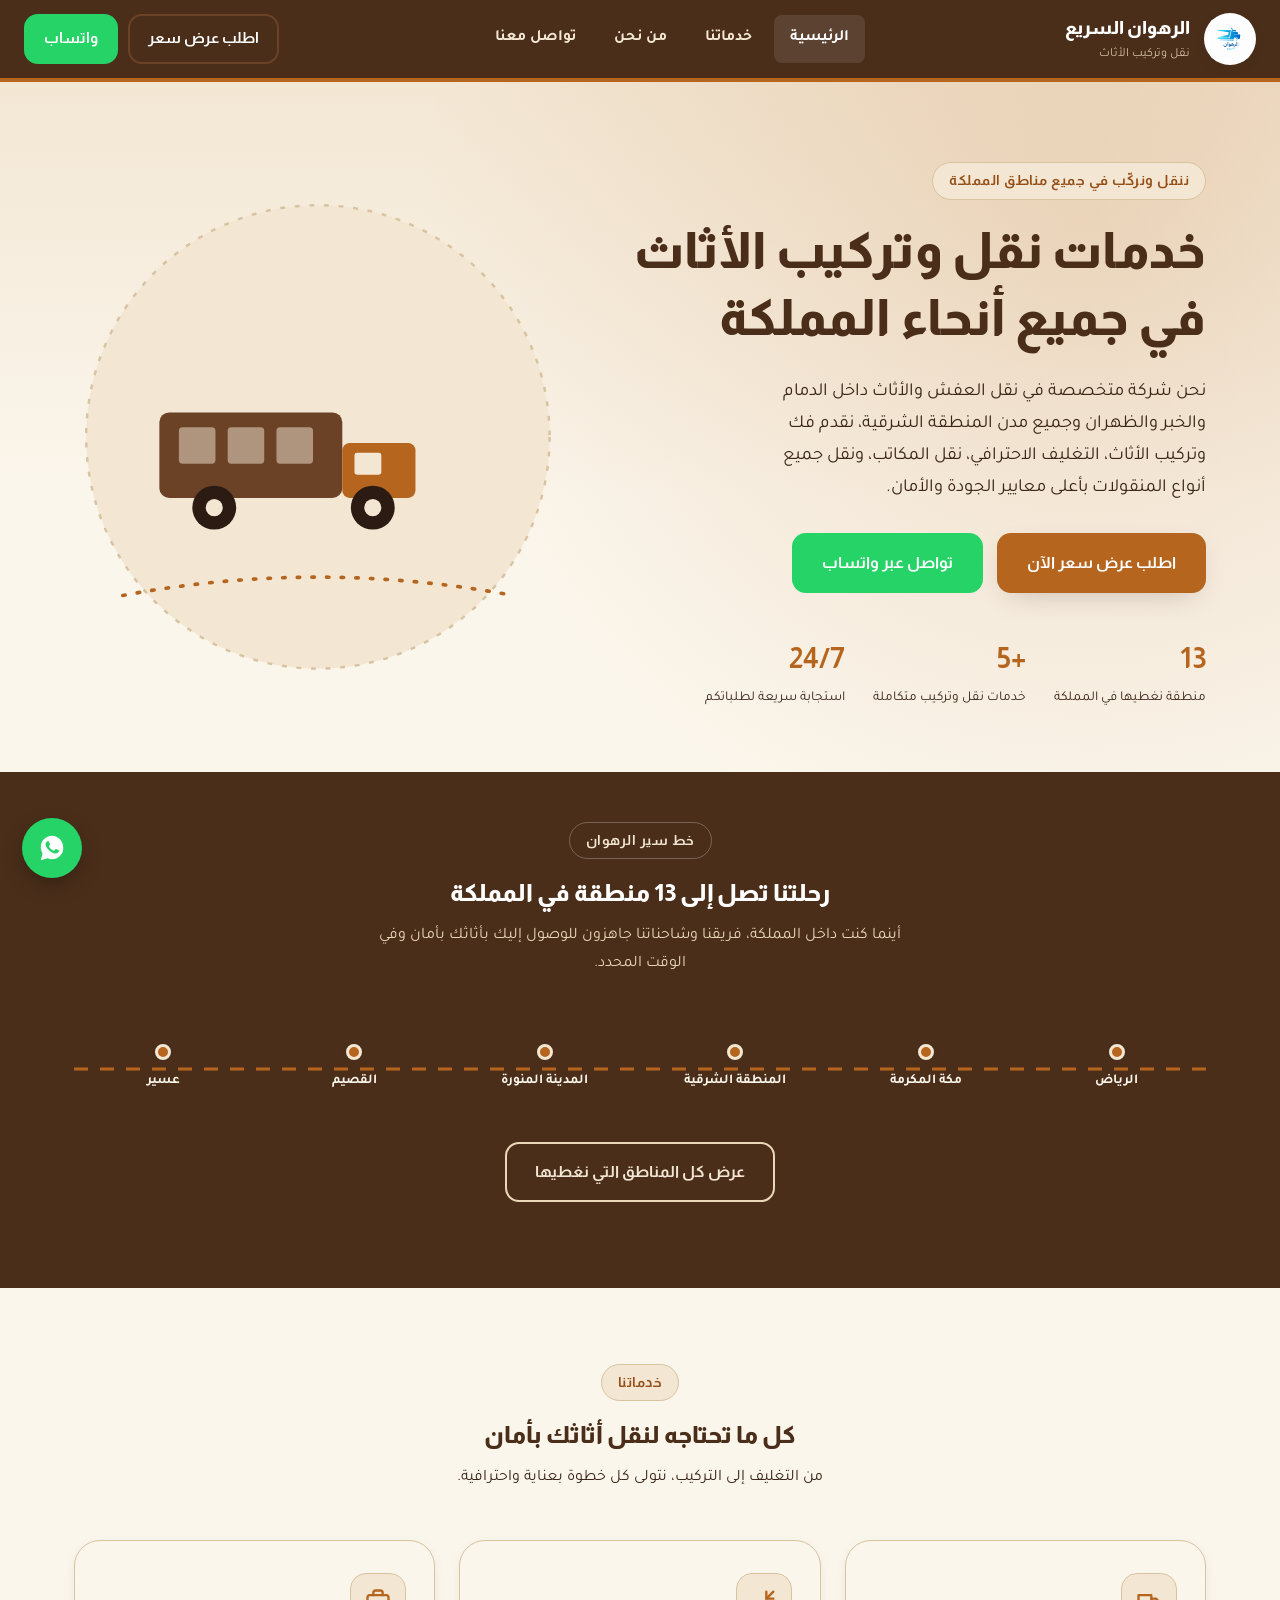
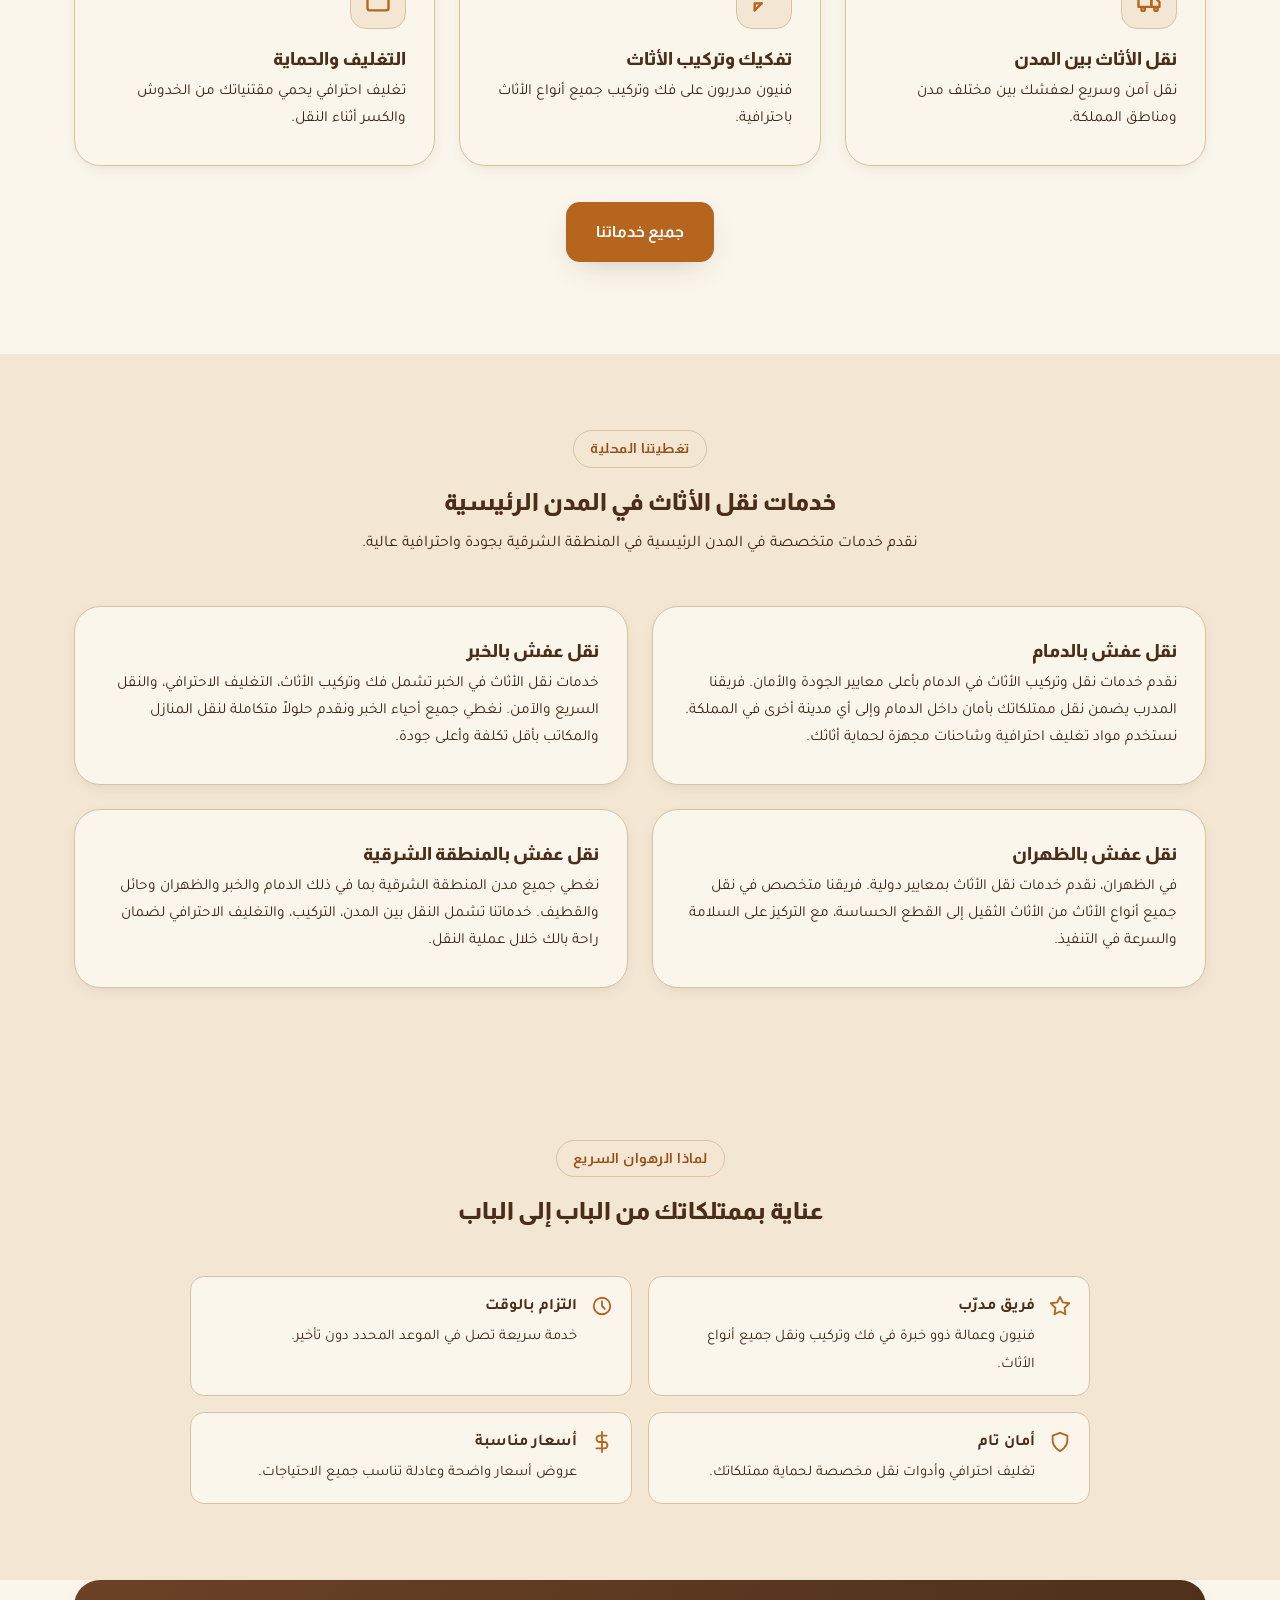
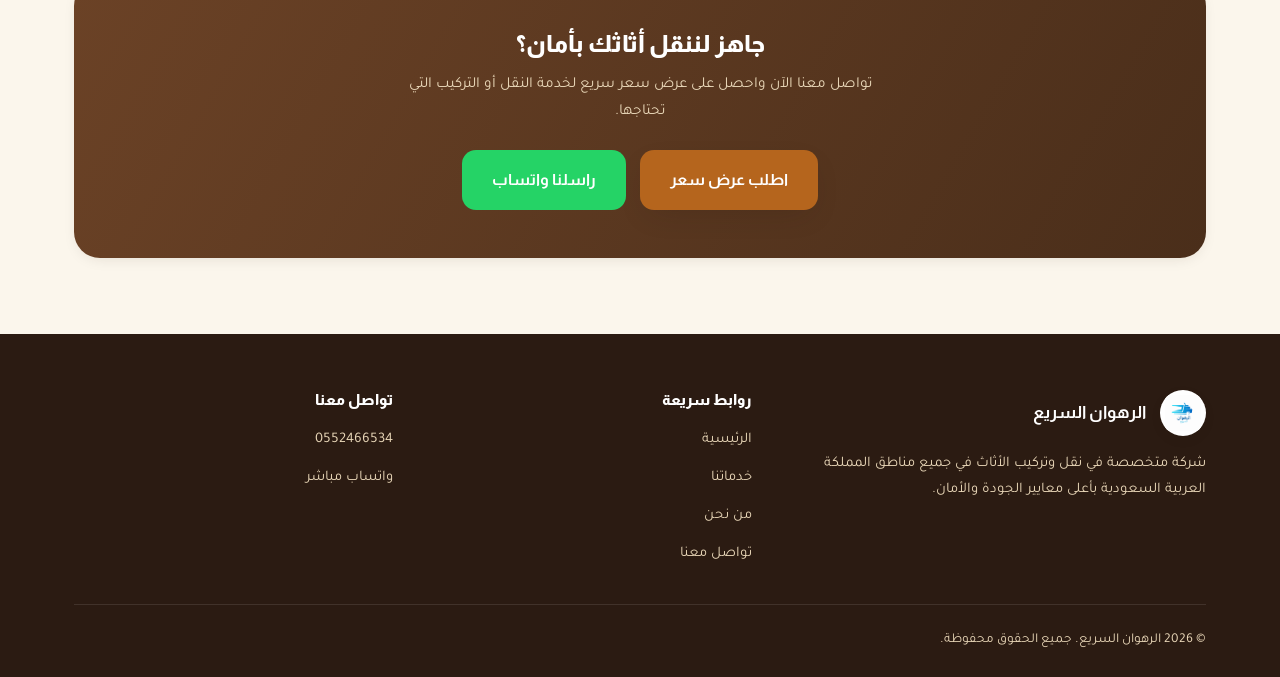
<file: index.html>
<!DOCTYPE html>
<html lang="ar" dir="rtl">
<head>
<meta charset="UTF-8">
<meta name="viewport" content="width=device-width, initial-scale=1.0">
<title>الرهوان السريع | نقل وتركيب الأثاث في جميع أنحاء المملكة</title>
<meta name="description" content="شركة الرهوان السريع لنقل وتركيب الأثاث في جميع مناطق المملكة العربية السعودية. فك وتركيب، تغليف احترافي، نقل بين المدن، وخدمة سريعة وآمنة.">
<link rel="canonical" href="https://abramehap.github.io/alruhwan-alsari3/index.html">
<meta property="og:title" content="الرهوان السريع | نقل وتركيب الأثاث في جميع أنحاء المملكة">
<meta property="og:description" content="شركة الرهوان السريع لنقل وتركيب الأثاث في جميع مناطق المملكة العربية السعودية. فك وتركيب، تغليف احترافي، نقل بين المدن، وخدمة سريعة وآمنة.">
<meta property="og:image" content="https://abramehap.github.io/alruhwan-alsari3/logo.png">
<meta property="og:url" content="https://abramehap.github.io/alruhwan-alsari3/index.html">
<meta property="og:type" content="website">
<link rel="preconnect" href="https://fonts.googleapis.com">
<link rel="preconnect" href="https://fonts.gstatic.com" crossorigin>
<link href="https://fonts.googleapis.com/css2?family=Almarai:wght@400;700;800&family=Tajawal:wght@400;500;700&display=swap" rel="stylesheet">
<link rel="stylesheet" href="style.css">
<link rel="icon" href="logo.png">
<script type="application/ld+json">
{
  "@context": "https://schema.org",
  "@type": "MovingCompany",
  "name": "الرهوان السريع",
  "description": "شركة الرهوان السريع لنقل وتركيب الأثاث في جميع مناطق المملكة العربية السعودية. فك وتركيب، تغليف احترافي، نقل بين المدن، وخدمة سريعة وآمنة.",
  "url": "https://abramehap.github.io/alruhwan-alsari3/",
  "telephone": "+966552466534",
  "areaServed": [
    "منطقة الرياض",
    "منطقة مكة المكرمة",
    "المنطقة الشرقية",
    "منطقة المدينة المنورة",
    "منطقة القصيم",
    "منطقة عسير",
    "منطقة تبوك",
    "منطقة حائل",
    "منطقة الحدود الشمالية",
    "منطقة جازان",
    "منطقة نجران",
    "منطقة الباحة",
    "منطقة الجوف"
  ],
  "sameAs": [
    "https://wa.me/966552466534"
  ],
  "image": "https://abramehap.github.io/alruhwan-alsari3/logo.png",
  "priceRange": "$$"
}
</script>
</head>
<body>

<!-- ===== الهيدر ===== -->
<header class="site-header">
  <div class="header-inner">
    <a href="index.html" class="brand">
      <span class="brand-badge"><img src="logo.png" alt="شعار الرهوان السريع"></span>
      <span class="brand-text">
        <strong>الرهوان السريع</strong>
        <span>نقل وتركيب الأثاث</span>
      </span>
    </a>
    <nav class="main-nav" aria-label="التنقل الرئيسي">
      <a href="index.html" aria-current="page">الرئيسية</a>
      <a href="services.html">خدماتنا</a>
      <a href="about.html">من نحن</a>
      <a href="contact.html">تواصل معنا</a>
    </nav>
    <div class="nav-cta">
      <a class="btn btn-outline" href="contact.html">اطلب عرض سعر</a>
      <a class="btn btn-whatsapp" href="https://wa.me/966552466534" target="_blank" rel="noopener">واتساب</a>
    </div>
    <button class="nav-toggle" aria-label="فتح القائمة">&#9776;</button>
  </div>
</header>

<!-- ===== الهيرو ===== -->
<section class="hero">
  <div class="container hero-grid">
    <div>
      <span class="eyebrow">ننقل ونركّب في جميع مناطق المملكة</span>
      <h1>خدمات نقل وتركيب الأثاث في جميع أنحاء المملكة</h1>
      <p class="hero-lead">
        نحن شركة متخصصة في نقل العفش والأثاث داخل الدمام والخبر والظهران وجميع مدن المنطقة الشرقية،
        نقدم فك وتركيب الأثاث، التغليف الاحترافي، نقل المكاتب، ونقل جميع أنواع المنقولات بأعلى معايير الجودة والأمان.
      </p>
      <div class="hero-actions">
        <a class="btn btn-primary" href="contact.html">اطلب عرض سعر الآن</a>
        <a class="btn btn-whatsapp" href="https://wa.me/966552466534" target="_blank" rel="noopener">
          تواصل عبر واتساب
        </a>
      </div>
      <div class="hero-stats">
        <div class="stat"><strong>13</strong><span>منطقة نغطيها في المملكة</span></div>
        <div class="stat"><strong>+5</strong><span>خدمات نقل وتركيب متكاملة</span></div>
        <div class="stat"><strong>24/7</strong><span>استجابة سريعة لطلباتكم</span></div>
      </div>
    </div>
    <div class="hero-art" aria-hidden="true">
      <svg viewBox="0 0 400 400" xmlns="http://www.w3.org/2000/svg">
        <circle cx="200" cy="200" r="190" fill="#F3E7D4"/>
        <circle cx="200" cy="200" r="190" fill="none" stroke="#D8C3A0" stroke-width="2" stroke-dasharray="4 8"/>
        <!-- شاحنة نقل مبسطة -->
        <g transform="translate(70,150)">
          <rect x="0" y="30" width="150" height="70" rx="8" fill="#6B4226"/>
          <rect x="150" y="55" width="60" height="45" rx="6" fill="#B5651D"/>
          <rect x="160" y="63" width="22" height="18" rx="2" fill="#F3E7D4"/>
          <circle cx="45" cy="108" r="18" fill="#2B1B12"/>
          <circle cx="45" cy="108" r="7" fill="#F3E7D4"/>
          <circle cx="175" cy="108" r="18" fill="#2B1B12"/>
          <circle cx="175" cy="108" r="7" fill="#F3E7D4"/>
          <rect x="16" y="42" width="30" height="30" rx="3" fill="#F3E7D4" opacity="0.5"/>
          <rect x="56" y="42" width="30" height="30" rx="3" fill="#F3E7D4" opacity="0.5"/>
          <rect x="96" y="42" width="30" height="30" rx="3" fill="#F3E7D4" opacity="0.5"/>
        </g>
        <path d="M 40 330 Q 200 300 360 330" stroke="#B5651D" stroke-width="3" fill="none" stroke-dasharray="2 10" stroke-linecap="round"/>
      </svg>
    </div>
  </div>
</section>

<!-- ===== خط الرحلة: تغطيتنا ===== -->
<section class="route-section">
  <div class="container">
    <div class="route-head">
      <span class="eyebrow" style="background:transparent;border-color:rgba(255,255,255,.25);color:var(--sand-200)">خط سير الرهوان</span>
      <h2>رحلتنا تصل إلى 13 منطقة في المملكة</h2>
      <p>أينما كنت داخل المملكة، فريقنا وشاحناتنا جاهزون للوصول إليك بأثاثك بأمان وفي الوقت المحدد.</p>
    </div>
    <div class="route-line">
      <div class="route-stops">
        <div class="stop"><span class="stop-dot"></span><span>الرياض</span></div>
        <div class="stop"><span class="stop-dot"></span><span>مكة المكرمة</span></div>
        <div class="stop"><span class="stop-dot"></span><span>المنطقة الشرقية</span></div>
        <div class="stop"><span class="stop-dot"></span><span>المدينة المنورة</span></div>
        <div class="stop"><span class="stop-dot"></span><span>القصيم</span></div>
        <div class="stop"><span class="stop-dot"></span><span>عسير</span></div>
      </div>
    </div>
    <p style="text-align:center;margin-top:28px;">
      <a href="about.html" class="btn btn-outline" style="border-color:var(--sand-300);color:var(--sand-200)">عرض كل المناطق التي نغطيها</a>
    </p>
  </div>
</section>

<!-- ===== نبذة سريعة عن الخدمات ===== -->
<section class="section">
  <div class="container">
    <div class="section-head">
      <span class="eyebrow">خدماتنا</span>
      <h2>كل ما تحتاجه لنقل أثاثك بأمان</h2>
      <p>من التغليف إلى التركيب، نتولى كل خطوة بعناية واحترافية.</p>
    </div>
    <div class="grid grid-3">
      <div class="card">
        <span class="icon-badge">
          <svg viewBox="0 0 24 24" fill="none" stroke-width="2" stroke-linecap="round" stroke-linejoin="round"><path d="M3 7h11v10H3z"/><path d="M14 10h4l3 3v4h-7z"/><circle cx="7" cy="19" r="1.5"/><circle cx="18" cy="19" r="1.5"/></svg>
        </span>
        <h3>نقل الأثاث بين المدن</h3>
        <p>نقل آمن وسريع لعفشك بين مختلف مدن ومناطق المملكة.</p>
      </div>
      <div class="card">
        <span class="icon-badge">
          <svg viewBox="0 0 24 24" fill="none" stroke-width="2" stroke-linecap="round" stroke-linejoin="round"><path d="M14 4v6h6"/><path d="M20 4l-6 6"/><path d="M4 20v-6h6"/><path d="M4 20l6-6"/></svg>
        </span>
        <h3>تفكيك وتركيب الأثاث</h3>
        <p>فنيون مدربون على فك وتركيب جميع أنواع الأثاث باحترافية.</p>
      </div>
      <div class="card">
        <span class="icon-badge">
          <svg viewBox="0 0 24 24" fill="none" stroke-width="2" stroke-linecap="round" stroke-linejoin="round"><rect x="3" y="7" width="18" height="13" rx="2"/><path d="M8 7V5a2 2 0 0 1 2-2h4a2 2 0 0 1 2 2v2"/></svg>
        </span>
        <h3>التغليف والحماية</h3>
        <p>تغليف احترافي يحمي مقتنياتك من الخدوش والكسر أثناء النقل.</p>
      </div>
    </div>
    <p style="text-align:center;margin-top:36px;">
      <a href="services.html" class="btn btn-primary">جميع خدماتنا</a>
    </p>
  </div>
</section>

<!-- ===== خدماتنا في المدن الرئيسية ===== -->
<section class="section section-alt">
  <div class="container">
    <div class="section-head">
      <span class="eyebrow">تغطيتنا المحلية</span>
      <h2>خدمات نقل الأثاث في المدن الرئيسية</h2>
      <p>نقدم خدمات متخصصة في المدن الرئيسية في المنطقة الشرقية بجودة واحترافية عالية.</p>
    </div>
    <div class="grid grid-2">
      <div class="card">
        <h3>نقل عفش بالدمام</h3>
        <p>نقدم خدمات نقل وتركيب الأثاث في الدمام بأعلى معايير الجودة والأمان. فريقنا المدرب يضمن نقل ممتلكاتك بأمان داخل الدمام وإلى أي مدينة أخرى في المملكة. نستخدم مواد تغليف احترافية وشاحنات مجهزة لحماية أثاثك.</p>
      </div>
      <div class="card">
        <h3>نقل عفش بالخبر</h3>
        <p>خدمات نقل الأثاث في الخبر تشمل فك وتركيب الأثاث، التغليف الاحترافي، والنقل السريع والآمن. نغطي جميع أحياء الخبر ونقدم حلولاً متكاملة لنقل المنازل والمكاتب بأقل تكلفة وأعلى جودة.</p>
      </div>
      <div class="card">
        <h3>نقل عفش بالظهران</h3>
        <p>في الظهران، نقدم خدمات نقل الأثاث بمعايير دولية. فريقنا متخصص في نقل جميع أنواع الأثاث من الأثاث الثقيل إلى القطع الحساسة، مع التركيز على السلامة والسرعة في التنفيذ.</p>
      </div>
      <div class="card">
        <h3>نقل عفش بالمنطقة الشرقية</h3>
        <p>نغطي جميع مدن المنطقة الشرقية بما في ذلك الدمام والخبر والظهران وحائل والقطيف. خدماتنا تشمل النقل بين المدن، التركيب، والتغليف الاحترافي لضمان راحة بالك خلال عملية النقل.</p>
      </div>
    </div>
  </div>
</section>

<!-- ===== لماذا نحن ===== -->
<section class="section section-alt">
  <div class="container">
    <div class="section-head">
      <span class="eyebrow">لماذا الرهوان السريع</span>
      <h2>عناية بممتلكاتك من الباب إلى الباب</h2>
    </div>
    <ul class="value-list grid grid-2" style="max-width:900px;margin:0 auto;">
      <li>
        <svg viewBox="0 0 24 24" fill="none" stroke-width="2" stroke-linecap="round" stroke-linejoin="round"><path d="M12 2l3 6 7 1-5 5 1 7-6-3-6 3 1-7-5-5 7-1z"/></svg>
        <div><strong>فريق مدرّب</strong><span>فنيون وعمالة ذوو خبرة في فك وتركيب ونقل جميع أنواع الأثاث.</span></div>
      </li>
      <li>
        <svg viewBox="0 0 24 24" fill="none" stroke-width="2" stroke-linecap="round" stroke-linejoin="round"><circle cx="12" cy="12" r="9"/><path d="M12 7v5l3 3"/></svg>
        <div><strong>التزام بالوقت</strong><span>خدمة سريعة تصل في الموعد المحدد دون تأخير.</span></div>
      </li>
      <li>
        <svg viewBox="0 0 24 24" fill="none" stroke-width="2" stroke-linecap="round" stroke-linejoin="round"><path d="M12 22s8-4.5 8-11V5l-8-3-8 3v6c0 6.5 8 11 8 11z"/></svg>
        <div><strong>أمان تام</strong><span>تغليف احترافي وأدوات نقل مخصصة لحماية ممتلكاتك.</span></div>
      </li>
      <li>
        <svg viewBox="0 0 24 24" fill="none" stroke-width="2" stroke-linecap="round" stroke-linejoin="round"><path d="M12 1v22M17 5H9.5a3.5 3.5 0 0 0 0 7h5a3.5 3.5 0 0 1 0 7H6"/></svg>
        <div><strong>أسعار مناسبة</strong><span>عروض أسعار واضحة وعادلة تناسب جميع الاحتياجات.</span></div>
      </li>
    </ul>
  </div>
</section>

<!-- ===== دعوة للتواصل ===== -->
<section class="section" style="padding-top:0;">
  <div class="container">
    <div class="card" style="text-align:center;padding:48px 32px;background:linear-gradient(120deg, var(--wood-700), var(--wood-800));border:none;">
      <h2 style="color:#fff;">جاهز لننقل أثاثك بأمان؟</h2>
      <p style="color:var(--sand-300);max-width:60ch;margin:0 auto 24px;">تواصل معنا الآن واحصل على عرض سعر سريع لخدمة النقل أو التركيب التي تحتاجها.</p>
      <div style="display:flex;gap:14px;justify-content:center;flex-wrap:wrap;">
        <a class="btn btn-primary" href="contact.html">اطلب عرض سعر</a>
        <a class="btn btn-whatsapp" href="https://wa.me/966552466534" target="_blank" rel="noopener">راسلنا واتساب</a>
      </div>
    </div>
  </div>
</section>

<!-- ===== الفوتر ===== -->
<footer class="site-footer">
  <div class="container">
    <div class="footer-grid">
      <div>
        <div class="footer-brand">
          <span class="brand-badge"><img src="logo.png" alt="شعار الرهوان السريع"></span>
          <strong>الرهوان السريع</strong>
        </div>
        <p style="font-size:.92rem;">شركة متخصصة في نقل وتركيب الأثاث في جميع مناطق المملكة العربية السعودية بأعلى معايير الجودة والأمان.</p>
      </div>
      <div>
        <h4>روابط سريعة</h4>
        <ul class="footer-links">
          <li><a href="index.html">الرئيسية</a></li>
          <li><a href="services.html">خدماتنا</a></li>
          <li><a href="about.html">من نحن</a></li>
          <li><a href="contact.html">تواصل معنا</a></li>
        </ul>
      </div>
      <div>
        <h4>تواصل معنا</h4>
        <ul class="footer-links">
          <li><a href="tel:0552466534">0552466534</a></li>
          <li><a href="https://wa.me/966552466534" target="_blank" rel="noopener">واتساب مباشر</a></li>
        </ul>
      </div>
    </div>
    <div class="footer-bottom">
      <span>© 2026 الرهوان السريع. جميع الحقوق محفوظة.</span>
    </div>
  </div>
</footer>

<!-- زر واتساب العائم -->
<a class="wa-float" href="https://wa.me/966552466534" target="_blank" rel="noopener" aria-label="تواصل معنا عبر واتساب">
  <svg viewBox="0 0 32 32"><path d="M16.01 3C9.38 3 4 8.38 4 15.01c0 2.5.73 4.83 1.99 6.79L4 29l7.4-1.94a11.9 11.9 0 0 0 4.61.92h.01c6.63 0 12.01-5.38 12.01-12.01C28.02 8.38 22.64 3 16.01 3zm7.03 17.13c-.3.84-1.7 1.6-2.35 1.7-.6.09-1.36.13-2.2-.14-.5-.16-1.15-.37-1.98-.73-3.49-1.5-5.77-5.02-5.94-5.25-.17-.23-1.42-1.89-1.42-3.6s.9-2.56 1.22-2.91c.32-.35.7-.44.93-.44.23 0 .47 0 .67.01.21.01.5-.08.79.6.3.7 1.01 2.42 1.1 2.6.09.18.15.39.03.63-.12.23-.18.38-.36.58-.18.2-.38.45-.54.61-.18.18-.37.37-.16.72.21.35.94 1.55 2.02 2.51 1.39 1.24 2.56 1.62 2.91 1.8.35.18.56.15.76-.09.21-.24.88-1.02 1.11-1.37.23-.35.47-.29.79-.18.32.12 2.03.96 2.38 1.13.35.18.58.26.67.41.09.15.09.86-.21 1.7z"/></svg>
</a>

<script src="main.js"></script>
</body>
</html>
</file>
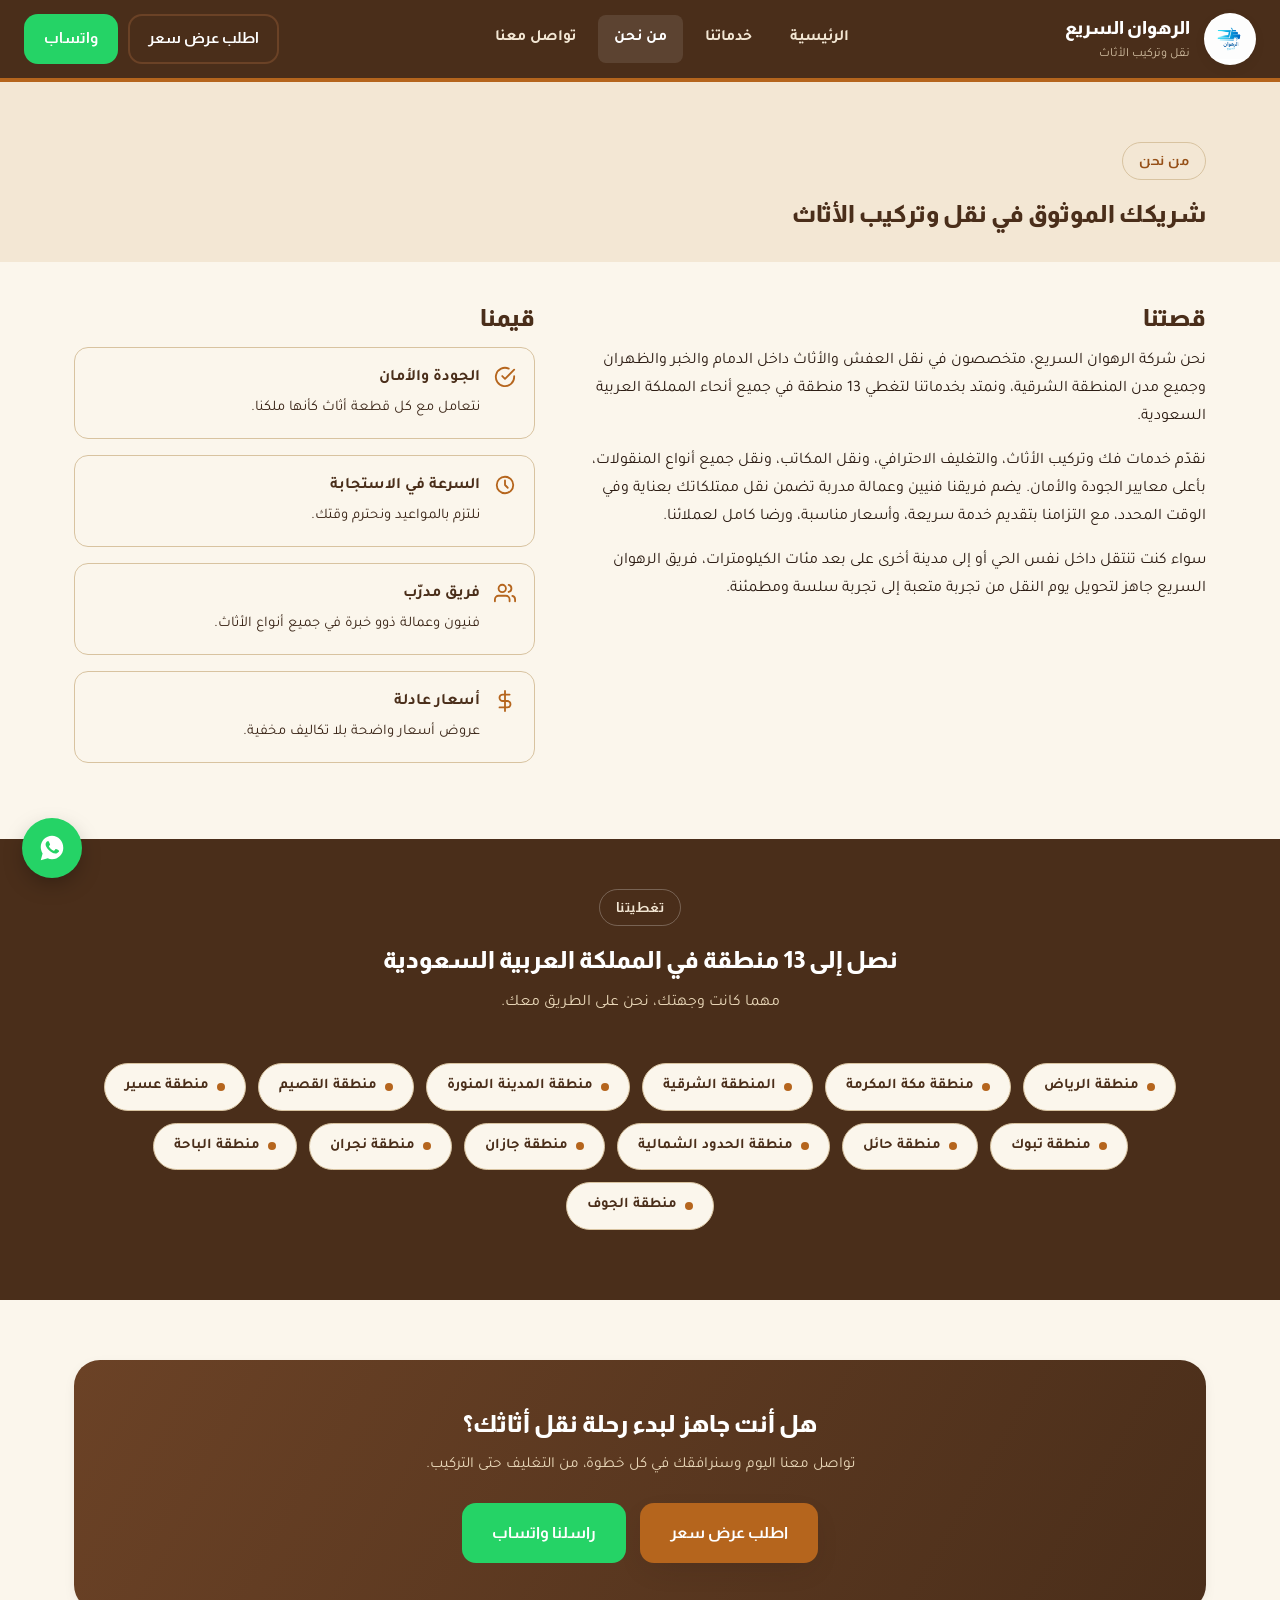
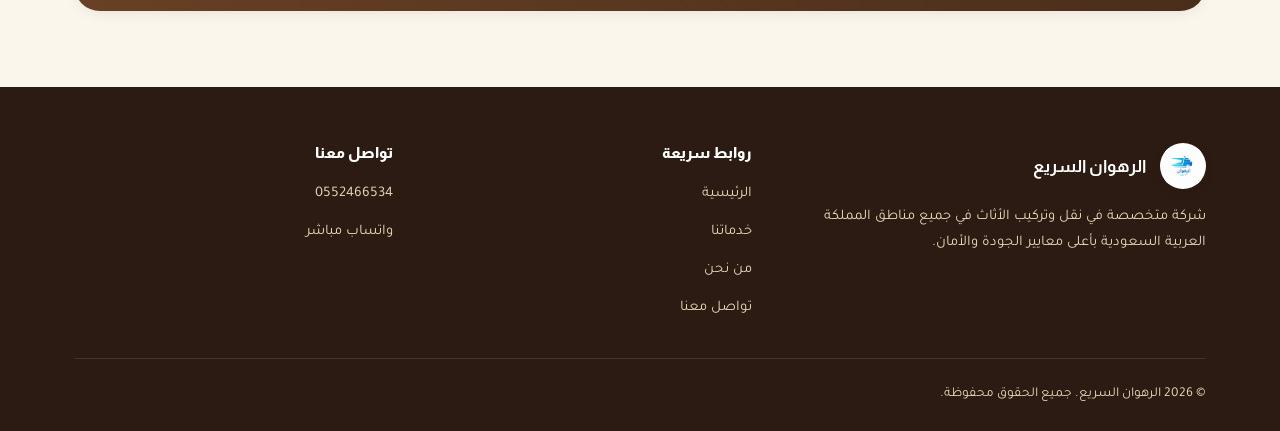
<file: about.html>
<!DOCTYPE html>
<html lang="ar" dir="rtl">
<head>
<meta charset="UTF-8">
<meta name="viewport" content="width=device-width, initial-scale=1.0">
<title>من نحن | الرهوان السريع لنقل الأثاث</title>
<meta name="description" content="تعرّف على الرهوان السريع، شركة نقل وتركيب الأثاث التي تغطي 13 منطقة في المملكة العربية السعودية. نقدم خدمات احترافية في الدمام والخبر والظهران وجميع مدن المنطقة الشرقية.">
<link rel="canonical" href="https://abramehap.github.io/alruhwan-alsari3/about.html">
<meta property="og:title" content="من نحن | الرهوان السريع - نقل وتركيب الأثاث">
<meta property="og:description" content="تعرّف على الرهوان السريع، شركة نقل وتركيب الأثاث التي تغطي 13 منطقة في المملكة العربية السعودية. نقدم خدمات احترافية في الدمام والخبر والظهران وجميع مدن المنطقة الشرقية.">
<meta property="og:image" content="https://abramehap.github.io/alruhwan-alsari3/logo.png">
<meta property="og:url" content="https://abramehap.github.io/alruhwan-alsari3/about.html">
<meta property="og:type" content="website">
<link rel="preconnect" href="https://fonts.googleapis.com">
<link rel="preconnect" href="https://fonts.gstatic.com" crossorigin>
<link href="https://fonts.googleapis.com/css2?family=Almarai:wght@400;700;800&family=Tajawal:wght@400;500;700&display=swap" rel="stylesheet">
<link rel="stylesheet" href="style.css">
<link rel="icon" href="logo.png">
<script type="application/ld+json">
{
  "@context": "https://schema.org",
  "@type": "MovingCompany",
  "name": "الرهوان السريع",
  "description": "شركة الرهوان السريع لنقل وتركيب الأثاث في جميع مناطق المملكة العربية السعودية. فك وتركيب، تغليف احترافي، نقل بين المدن، وخدمة سريعة وآمنة.",
  "url": "https://abramehap.github.io/alruhwan-alsari3/",
  "telephone": "+966552466534",
  "areaServed": [
    "منطقة الرياض",
    "منطقة مكة المكرمة",
    "المنطقة الشرقية",
    "منطقة المدينة المنورة",
    "منطقة القصيم",
    "منطقة عسير",
    "منطقة تبوك",
    "منطقة حائل",
    "منطقة الحدود الشمالية",
    "منطقة جازان",
    "منطقة نجران",
    "منطقة الباحة",
    "منطقة الجوف"
  ],
  "sameAs": [
    "https://wa.me/966552466534"
  ],
  "image": "https://abramehap.github.io/alruhwan-alsari3/logo.png",
  "priceRange": "$$"
}
</script>
</head>
<body>

<header class="site-header">
  <div class="header-inner">
    <a href="index.html" class="brand">
      <span class="brand-badge"><img src="logo.png" alt="شعار الرهوان السريع"></span>
      <span class="brand-text">
        <strong>الرهوان السريع</strong>
        <span>نقل وتركيب الأثاث</span>
      </span>
    </a>
    <nav class="main-nav" aria-label="التنقل الرئيسي">
      <a href="index.html">الرئيسية</a>
      <a href="services.html">خدماتنا</a>
      <a href="about.html" aria-current="page">من نحن</a>
      <a href="contact.html">تواصل معنا</a>
    </nav>
    <div class="nav-cta">
      <a class="btn btn-outline" href="contact.html">اطلب عرض سعر</a>
      <a class="btn btn-whatsapp" href="https://wa.me/966552466534" target="_blank" rel="noopener">واتساب</a>
    </div>
    <button class="nav-toggle" aria-label="فتح القائمة">&#9776;</button>
  </div>
</header>

<section class="about-hero">
  <div class="container">
    <span class="eyebrow">من نحن</span>
    <h1>شريكك الموثوق في نقل وتركيب الأثاث</h1>
  </div>
</section>

<section class="section" style="padding-top:40px;">
  <div class="container about-body">
    <div>
      <h2>قصتنا</h2>
      <p>
        نحن شركة الرهوان السريع، متخصصون في نقل العفش والأثاث داخل الدمام والخبر والظهران وجميع مدن المنطقة الشرقية،
        ونمتد بخدماتنا لتغطي 13 منطقة في جميع أنحاء المملكة العربية السعودية.
      </p>
      <p>
        نقدّم خدمات فك وتركيب الأثاث، والتغليف الاحترافي، ونقل المكاتب، ونقل جميع أنواع المنقولات،
        بأعلى معايير الجودة والأمان. يضم فريقنا فنيين وعمالة مدربة تضمن نقل ممتلكاتك بعناية وفي الوقت المحدد،
        مع التزامنا بتقديم خدمة سريعة، وأسعار مناسبة، ورضا كامل لعملائنا.
      </p>
      <p>
        سواء كنت تنتقل داخل نفس الحي أو إلى مدينة أخرى على بعد مئات الكيلومترات، فريق الرهوان السريع جاهز
        لتحويل يوم النقل من تجربة متعبة إلى تجربة سلسة ومطمئنة.
      </p>
    </div>

    <div>
      <h2>قيمنا</h2>
      <ul class="value-list">
        <li>
          <svg viewBox="0 0 24 24" fill="none" stroke-width="2" stroke-linecap="round" stroke-linejoin="round"><path d="M22 11.08V12a10 10 0 1 1-5.93-9.14"/><path d="M22 4L12 14.01l-3-3"/></svg>
          <div><strong>الجودة والأمان</strong><span>نتعامل مع كل قطعة أثاث كأنها ملكنا.</span></div>
        </li>
        <li>
          <svg viewBox="0 0 24 24" fill="none" stroke-width="2" stroke-linecap="round" stroke-linejoin="round"><circle cx="12" cy="12" r="9"/><path d="M12 7v5l3 3"/></svg>
          <div><strong>السرعة في الاستجابة</strong><span>نلتزم بالمواعيد ونحترم وقتك.</span></div>
        </li>
        <li>
          <svg viewBox="0 0 24 24" fill="none" stroke-width="2" stroke-linecap="round" stroke-linejoin="round"><path d="M17 21v-2a4 4 0 0 0-4-4H5a4 4 0 0 0-4 4v2"/><circle cx="9" cy="7" r="4"/><path d="M23 21v-2a4 4 0 0 0-3-3.87"/><path d="M16 3.13a4 4 0 0 1 0 7.75"/></svg>
          <div><strong>فريق مدرّب</strong><span>فنيون وعمالة ذوو خبرة في جميع أنواع الأثاث.</span></div>
        </li>
        <li>
          <svg viewBox="0 0 24 24" fill="none" stroke-width="2" stroke-linecap="round" stroke-linejoin="round"><path d="M12 1v22M17 5H9.5a3.5 3.5 0 0 0 0 7h5a3.5 3.5 0 0 1 0 7H6"/></svg>
          <div><strong>أسعار عادلة</strong><span>عروض أسعار واضحة بلا تكاليف مخفية.</span></div>
        </li>
      </ul>
    </div>
  </div>
</section>

<!-- خط الرحلة الكامل -->
<section class="route-section">
  <div class="container">
    <div class="route-head">
      <span class="eyebrow" style="background:transparent;border-color:rgba(255,255,255,.25);color:var(--sand-200)">تغطيتنا</span>
      <h2>نصل إلى 13 منطقة في المملكة العربية السعودية</h2>
      <p>مهما كانت وجهتك، نحن على الطريق معك.</p>
    </div>
    <div class="tag-cloud">
      <span class="tag">منطقة الرياض</span>
      <span class="tag">منطقة مكة المكرمة</span>
      <span class="tag">المنطقة الشرقية</span>
      <span class="tag">منطقة المدينة المنورة</span>
      <span class="tag">منطقة القصيم</span>
      <span class="tag">منطقة عسير</span>
      <span class="tag">منطقة تبوك</span>
      <span class="tag">منطقة حائل</span>
      <span class="tag">منطقة الحدود الشمالية</span>
      <span class="tag">منطقة جازان</span>
      <span class="tag">منطقة نجران</span>
      <span class="tag">منطقة الباحة</span>
      <span class="tag">منطقة الجوف</span>
    </div>
  </div>
</section>

<section class="section" style="padding-top:60px;">
  <div class="container">
    <div class="card" style="text-align:center;padding:48px 32px;background:linear-gradient(120deg, var(--wood-700), var(--wood-800));border:none;">
      <h2 style="color:#fff;">هل أنت جاهز لبدء رحلة نقل أثاثك؟</h2>
      <p style="color:var(--sand-300);max-width:60ch;margin:0 auto 24px;">تواصل معنا اليوم وسنرافقك في كل خطوة، من التغليف حتى التركيب.</p>
      <div style="display:flex;gap:14px;justify-content:center;flex-wrap:wrap;">
        <a class="btn btn-primary" href="contact.html">اطلب عرض سعر</a>
        <a class="btn btn-whatsapp" href="https://wa.me/966552466534" target="_blank" rel="noopener">راسلنا واتساب</a>
      </div>
    </div>
  </div>
</section>

<footer class="site-footer">
  <div class="container">
    <div class="footer-grid">
      <div>
        <div class="footer-brand">
          <span class="brand-badge"><img src="logo.png" alt="شعار الرهوان السريع"></span>
          <strong>الرهوان السريع</strong>
        </div>
        <p style="font-size:.92rem;">شركة متخصصة في نقل وتركيب الأثاث في جميع مناطق المملكة العربية السعودية بأعلى معايير الجودة والأمان.</p>
      </div>
      <div>
        <h4>روابط سريعة</h4>
        <ul class="footer-links">
          <li><a href="index.html">الرئيسية</a></li>
          <li><a href="services.html">خدماتنا</a></li>
          <li><a href="about.html">من نحن</a></li>
          <li><a href="contact.html">تواصل معنا</a></li>
        </ul>
      </div>
      <div>
        <h4>تواصل معنا</h4>
        <ul class="footer-links">
          <li><a href="tel:0552466534">0552466534</a></li>
          <li><a href="https://wa.me/966552466534" target="_blank" rel="noopener">واتساب مباشر</a></li>
        </ul>
      </div>
    </div>
    <div class="footer-bottom">
      <span>© 2026 الرهوان السريع. جميع الحقوق محفوظة.</span>
    </div>
  </div>
</footer>

<a class="wa-float" href="https://wa.me/966552466534" target="_blank" rel="noopener" aria-label="تواصل معنا عبر واتساب">
  <svg viewBox="0 0 32 32"><path d="M16.01 3C9.38 3 4 8.38 4 15.01c0 2.5.73 4.83 1.99 6.79L4 29l7.4-1.94a11.9 11.9 0 0 0 4.61.92h.01c6.63 0 12.01-5.38 12.01-12.01C28.02 8.38 22.64 3 16.01 3zm7.03 17.13c-.3.84-1.7 1.6-2.35 1.7-.6.09-1.36.13-2.2-.14-.5-.16-1.15-.37-1.98-.73-3.49-1.5-5.77-5.02-5.94-5.25-.17-.23-1.42-1.89-1.42-3.6s.9-2.56 1.22-2.91c.32-.35.7-.44.93-.44.23 0 .47 0 .67.01.21.01.5-.08.79.6.3.7 1.01 2.42 1.1 2.6.09.18.15.39.03.63-.12.23-.18.38-.36.58-.18.2-.38.45-.54.61-.18.18-.37.37-.16.72.21.35.94 1.55 2.02 2.51 1.39 1.24 2.56 1.62 2.91 1.8.35.18.56.15.76-.09.21-.24.88-1.02 1.11-1.37.23-.35.47-.29.79-.18.32.12 2.03.96 2.38 1.13.35.18.58.26.67.41.09.15.09.86-.21 1.7z"/></svg>
</a>

<script src="main.js"></script>
</body>
</html>
</file>
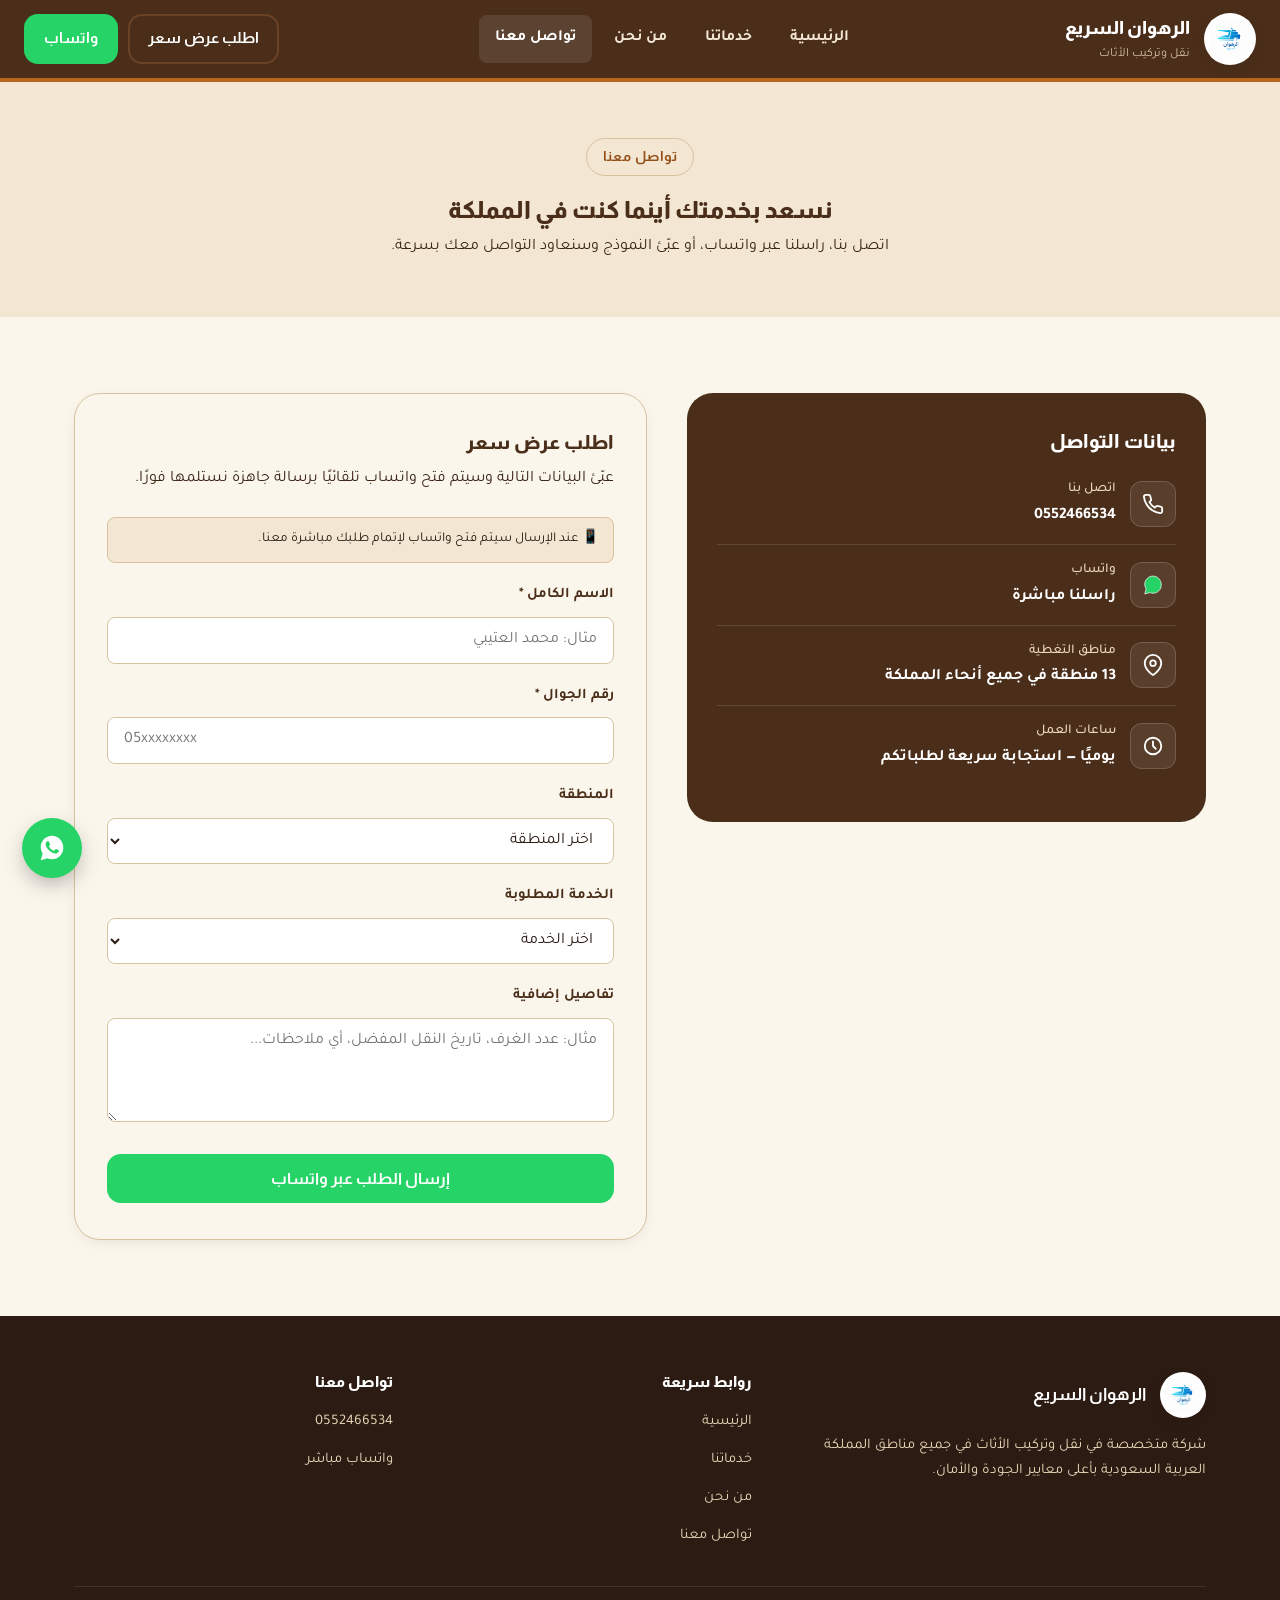
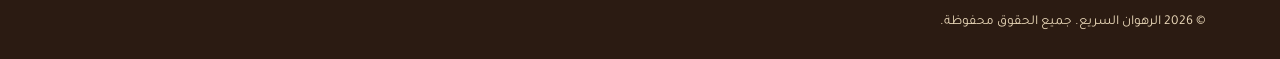
<file: contact.html>
<!DOCTYPE html>
<html lang="ar" dir="rtl">
<head>
<meta charset="UTF-8">
<meta name="viewport" content="width=device-width, initial-scale=1.0">
<title>تواصل معنا | الرهوان السريع لنقل الأثاث</title>
<meta name="description" content="تواصل مع الرهوان السريع لطلب عرض سعر لخدمات نقل وتركيب الأثاث في الدمام والخبر والظهران والمنطقة الشرقية. اتصل بنا على 0552466534 أو راسلنا واتساب.">
<link rel="canonical" href="https://abramehap.github.io/alruhwan-alsari3/contact.html">
<meta property="og:title" content="تواصل معنا | الرهوان السريع - نقل وتركيب الأثاث">
<meta property="og:description" content="تواصل مع الرهوان السريع لطلب عرض سعر لخدمات نقل وتركيب الأثاث في الدمام والخبر والظهران والمنطقة الشرقية. اتصل بنا على 0552466534 أو راسلنا واتساب.">
<meta property="og:image" content="https://abramehap.github.io/alruhwan-alsari3/logo.png">
<meta property="og:url" content="https://abramehap.github.io/alruhwan-alsari3/contact.html">
<meta property="og:type" content="website">
<link rel="preconnect" href="https://fonts.googleapis.com">
<link rel="preconnect" href="https://fonts.gstatic.com" crossorigin>
<link href="https://fonts.googleapis.com/css2?family=Almarai:wght@400;700;800&family=Tajawal:wght@400;500;700&display=swap" rel="stylesheet">
<link rel="stylesheet" href="style.css">
<link rel="icon" href="logo.png">
<script type="application/ld+json">
{
  "@context": "https://schema.org",
  "@type": "MovingCompany",
  "name": "الرهوان السريع",
  "description": "شركة الرهوان السريع لنقل وتركيب الأثاث في جميع مناطق المملكة العربية السعودية. فك وتركيب، تغليف احترافي، نقل بين المدن، وخدمة سريعة وآمنة.",
  "url": "https://abramehap.github.io/alruhwan-alsari3/",
  "telephone": "+966552466534",
  "areaServed": [
    "منطقة الرياض",
    "منطقة مكة المكرمة",
    "المنطقة الشرقية",
    "منطقة المدينة المنورة",
    "منطقة القصيم",
    "منطقة عسير",
    "منطقة تبوك",
    "منطقة حائل",
    "منطقة الحدود الشمالية",
    "منطقة جازان",
    "منطقة نجران",
    "منطقة الباحة",
    "منطقة الجوف"
  ],
  "sameAs": [
    "https://wa.me/966552466534"
  ],
  "image": "https://abramehap.github.io/alruhwan-alsari3/logo.png",
  "priceRange": "$$"
}
</script>
</head>
<body>

<header class="site-header">
  <div class="header-inner">
    <a href="index.html" class="brand">
      <span class="brand-badge"><img src="logo.png" alt="شعار الرهوان السريع"></span>
      <span class="brand-text">
        <strong>الرهوان السريع</strong>
        <span>نقل وتركيب الأثاث</span>
      </span>
    </a>
    <nav class="main-nav" aria-label="التنقل الرئيسي">
      <a href="index.html">الرئيسية</a>
      <a href="services.html">خدماتنا</a>
      <a href="about.html">من نحن</a>
      <a href="contact.html" aria-current="page">تواصل معنا</a>
    </nav>
    <div class="nav-cta">
      <a class="btn btn-outline" href="contact.html">اطلب عرض سعر</a>
      <a class="btn btn-whatsapp" href="https://wa.me/966552466534" target="_blank" rel="noopener">واتساب</a>
    </div>
    <button class="nav-toggle" aria-label="فتح القائمة">&#9776;</button>
  </div>
</header>

<section class="page-hero">
  <div class="container">
    <span class="eyebrow">تواصل معنا</span>
    <h1>نسعد بخدمتك أينما كنت في المملكة</h1>
    <p>اتصل بنا، راسلنا عبر واتساب، أو عبّئ النموذج وسنعاود التواصل معك بسرعة.</p>
  </div>
</section>

<section class="section">
  <div class="container contact-wrap">

    <!-- بيانات التواصل -->
    <div class="contact-card">
      <h3>بيانات التواصل</h3>

      <div class="contact-method">
        <span class="icon-badge">
          <svg viewBox="0 0 24 24" fill="none" stroke-width="2" stroke-linecap="round" stroke-linejoin="round"><path d="M22 16.92v3a2 2 0 0 1-2.18 2 19.79 19.79 0 0 1-8.63-3.07 19.5 19.5 0 0 1-6-6 19.79 19.79 0 0 1-3.07-8.67A2 2 0 0 1 4.11 2h3a2 2 0 0 1 2 1.72c.127.96.361 1.903.7 2.81a2 2 0 0 1-.45 2.11L8.09 9.91a16 16 0 0 0 6 6l1.27-1.27a2 2 0 0 1 2.11-.45c.907.339 1.85.573 2.81.7A2 2 0 0 1 22 16.92z"/></svg>
        </span>
        <div>
          <strong>اتصل بنا</strong>
          <a href="tel:0552466534" class="value">0552466534</a>
        </div>
      </div>

      <div class="contact-method">
        <span class="icon-badge">
          <svg viewBox="0 0 32 32" fill="#25D366" stroke="none"><path d="M16.01 3C9.38 3 4 8.38 4 15.01c0 2.5.73 4.83 1.99 6.79L4 29l7.4-1.94a11.9 11.9 0 0 0 4.61.92h.01c6.63 0 12.01-5.38 12.01-12.01C28.02 8.38 22.64 3 16.01 3z"/></svg>
        </span>
        <div>
          <strong>واتساب</strong>
          <a href="https://wa.me/966552466534" target="_blank" rel="noopener" class="value">راسلنا مباشرة</a>
        </div>
      </div>

      <div class="contact-method">
        <span class="icon-badge">
          <svg viewBox="0 0 24 24" fill="none" stroke-width="2" stroke-linecap="round" stroke-linejoin="round"><path d="M21 10c0 7-9 13-9 13S3 17 3 10a9 9 0 0 1 18 0z"/><circle cx="12" cy="10" r="3"/></svg>
        </span>
        <div>
          <strong>مناطق التغطية</strong>
          <span class="value">13 منطقة في جميع أنحاء المملكة</span>
        </div>
      </div>

      <div class="contact-method">
        <span class="icon-badge">
          <svg viewBox="0 0 24 24" fill="none" stroke-width="2" stroke-linecap="round" stroke-linejoin="round"><circle cx="12" cy="12" r="9"/><path d="M12 7v5l3 3"/></svg>
        </span>
        <div>
          <strong>ساعات العمل</strong>
          <span class="value">يوميًا — استجابة سريعة لطلباتكم</span>
        </div>
      </div>
    </div>

    <!-- نموذج طلب عرض السعر -->
    <div class="form-card">
      <h3>اطلب عرض سعر</h3>
      <p style="color:var(--coffee-800);margin-bottom:24px;">عبّئ البيانات التالية وسيتم فتح واتساب تلقائيًا برسالة جاهزة نستلمها فورًا.</p>

      <div class="form-note">
        📱 عند الإرسال سيتم فتح واتساب لإتمام طلبك مباشرة معنا.
      </div>

      <form id="quote-form">
        <div class="form-row">
          <label for="name">الاسم الكامل *</label>
          <input type="text" id="name" name="name" placeholder="مثال: محمد العتيبي" required>
        </div>

        <div class="form-row">
          <label for="phone">رقم الجوال *</label>
          <input type="tel" id="phone" name="phone" placeholder="05xxxxxxxx" required>
        </div>

        <div class="form-row">
          <label for="city">المنطقة</label>
          <select id="city" name="city">
            <option value="">اختر المنطقة</option>
            <option>منطقة الرياض</option>
            <option>منطقة مكة المكرمة</option>
            <option>المنطقة الشرقية</option>
            <option>منطقة المدينة المنورة</option>
            <option>منطقة القصيم</option>
            <option>منطقة عسير</option>
            <option>منطقة تبوك</option>
            <option>منطقة حائل</option>
            <option>منطقة الحدود الشمالية</option>
            <option>منطقة جازان</option>
            <option>منطقة نجران</option>
            <option>منطقة الباحة</option>
            <option>منطقة الجوف</option>
          </select>
        </div>

        <div class="form-row">
          <label for="service">الخدمة المطلوبة</label>
          <select id="service" name="service">
            <option value="">اختر الخدمة</option>
            <option>نقل الأثاث بين المدن</option>
            <option>تفكيك وتركيب الأثاث</option>
            <option>التغليف والحماية</option>
            <option>خدمة داخل المدينة</option>
            <option>نقل جميع الأغراض والتوصيل للمنازل</option>
            <option>نقل مكاتب</option>
          </select>
        </div>

        <div class="form-row">
          <label for="details">تفاصيل إضافية</label>
          <textarea id="details" name="details" rows="4" placeholder="مثال: عدد الغرف، تاريخ النقل المفضل، أي ملاحظات..."></textarea>
        </div>

        <button type="submit" class="btn btn-whatsapp" style="width:100%;">
          إرسال الطلب عبر واتساب
        </button>
      </form>
    </div>

  </div>
</section>

<footer class="site-footer">
  <div class="container">
    <div class="footer-grid">
      <div>
        <div class="footer-brand">
          <span class="brand-badge"><img src="logo.png" alt="شعار الرهوان السريع"></span>
          <strong>الرهوان السريع</strong>
        </div>
        <p style="font-size:.92rem;">شركة متخصصة في نقل وتركيب الأثاث في جميع مناطق المملكة العربية السعودية بأعلى معايير الجودة والأمان.</p>
      </div>
      <div>
        <h4>روابط سريعة</h4>
        <ul class="footer-links">
          <li><a href="index.html">الرئيسية</a></li>
          <li><a href="services.html">خدماتنا</a></li>
          <li><a href="about.html">من نحن</a></li>
          <li><a href="contact.html">تواصل معنا</a></li>
        </ul>
      </div>
      <div>
        <h4>تواصل معنا</h4>
        <ul class="footer-links">
          <li><a href="tel:0552466534">0552466534</a></li>
          <li><a href="https://wa.me/966552466534" target="_blank" rel="noopener">واتساب مباشر</a></li>
        </ul>
      </div>
    </div>
    <div class="footer-bottom">
      <span>© 2026 الرهوان السريع. جميع الحقوق محفوظة.</span>
    </div>
  </div>
</footer>

<a class="wa-float" href="https://wa.me/966552466534" target="_blank" rel="noopener" aria-label="تواصل معنا عبر واتساب">
  <svg viewBox="0 0 32 32"><path d="M16.01 3C9.38 3 4 8.38 4 15.01c0 2.5.73 4.83 1.99 6.79L4 29l7.4-1.94a11.9 11.9 0 0 0 4.61.92h.01c6.63 0 12.01-5.38 12.01-12.01C28.02 8.38 22.64 3 16.01 3zm7.03 17.13c-.3.84-1.7 1.6-2.35 1.7-.6.09-1.36.13-2.2-.14-.5-.16-1.15-.37-1.98-.73-3.49-1.5-5.77-5.02-5.94-5.25-.17-.23-1.42-1.89-1.42-3.6s.9-2.56 1.22-2.91c.32-.35.7-.44.93-.44.23 0 .47 0 .67.01.21.01.5-.08.79.6.3.7 1.01 2.42 1.1 2.6.09.18.15.39.03.63-.12.23-.18.38-.36.58-.18.2-.38.45-.54.61-.18.18-.37.37-.16.72.21.35.94 1.55 2.02 2.51 1.39 1.24 2.56 1.62 2.91 1.8.35.18.56.15.76-.09.21-.24.88-1.02 1.11-1.37.23-.35.47-.29.79-.18.32.12 2.03.96 2.38 1.13.35.18.58.26.67.41.09.15.09.86-.21 1.7z"/></svg>
</a>

<script src="main.js"></script>
</body>
</html>
</file>
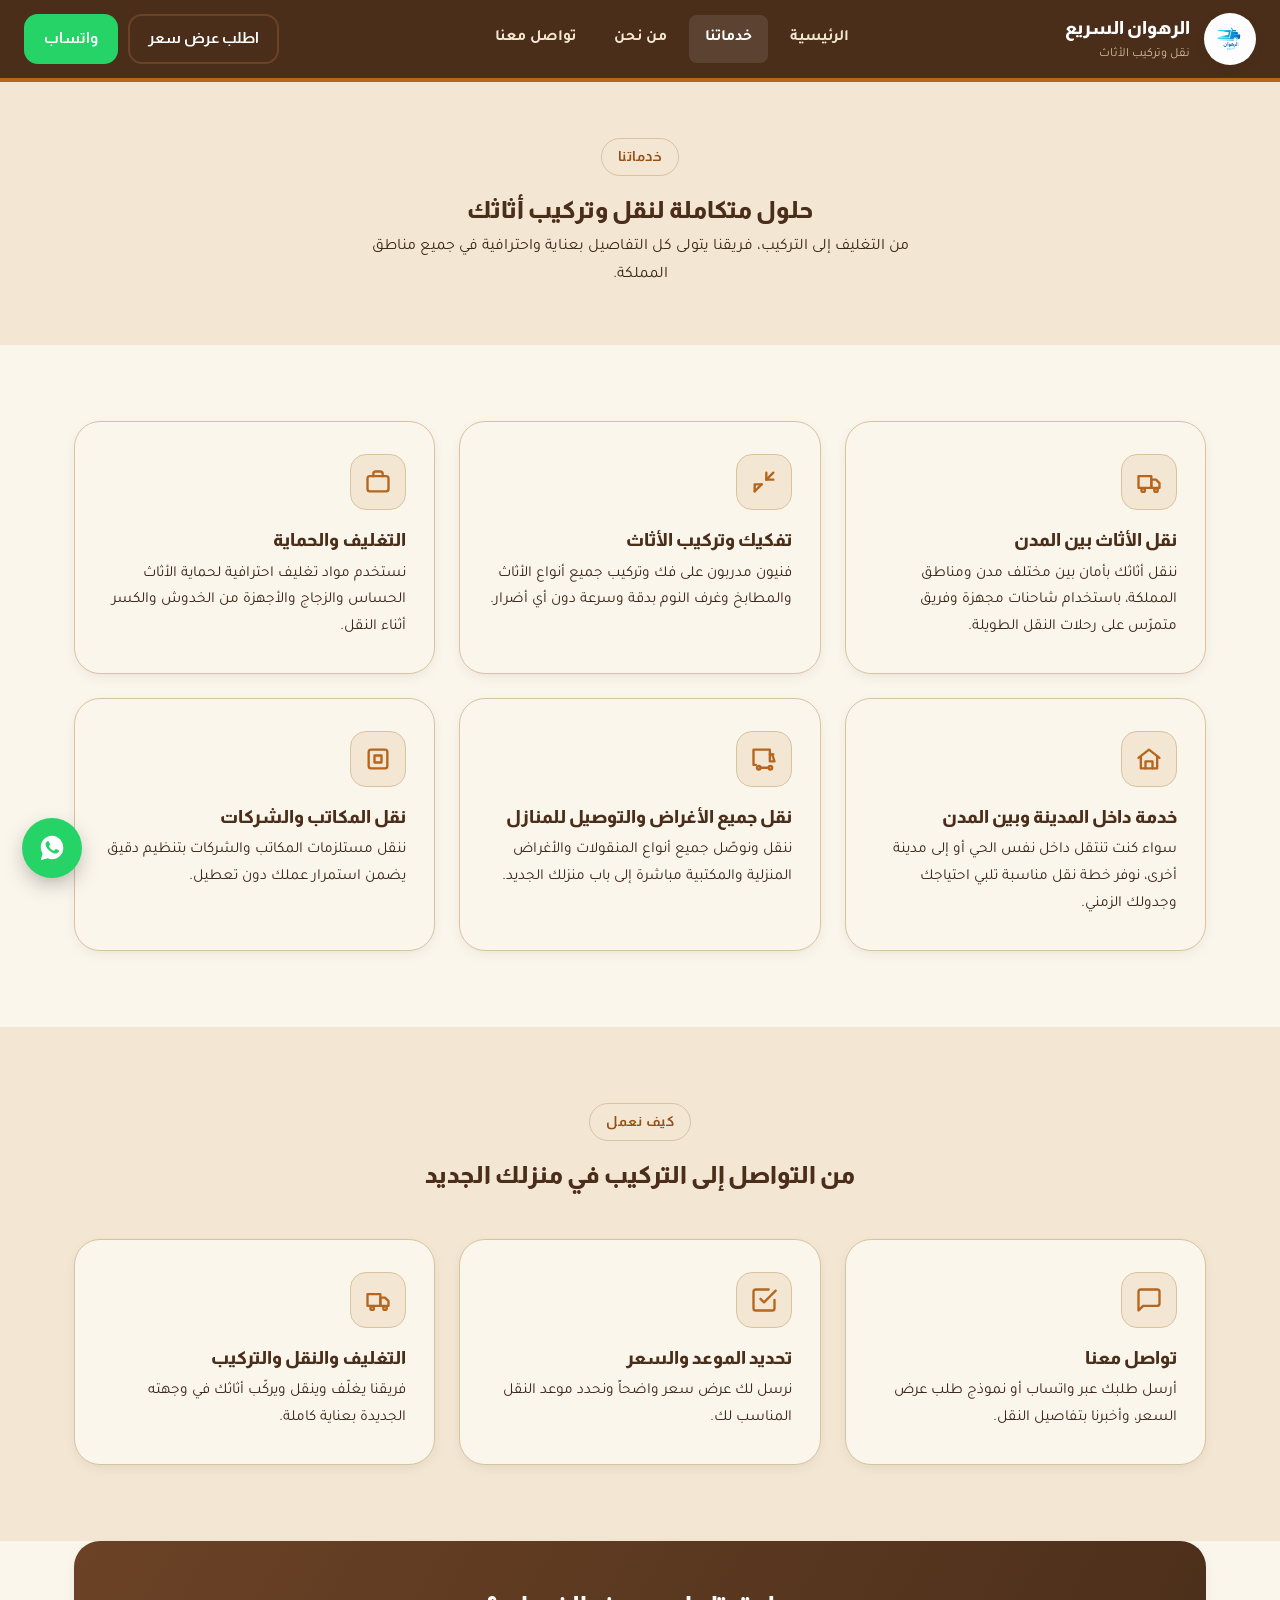
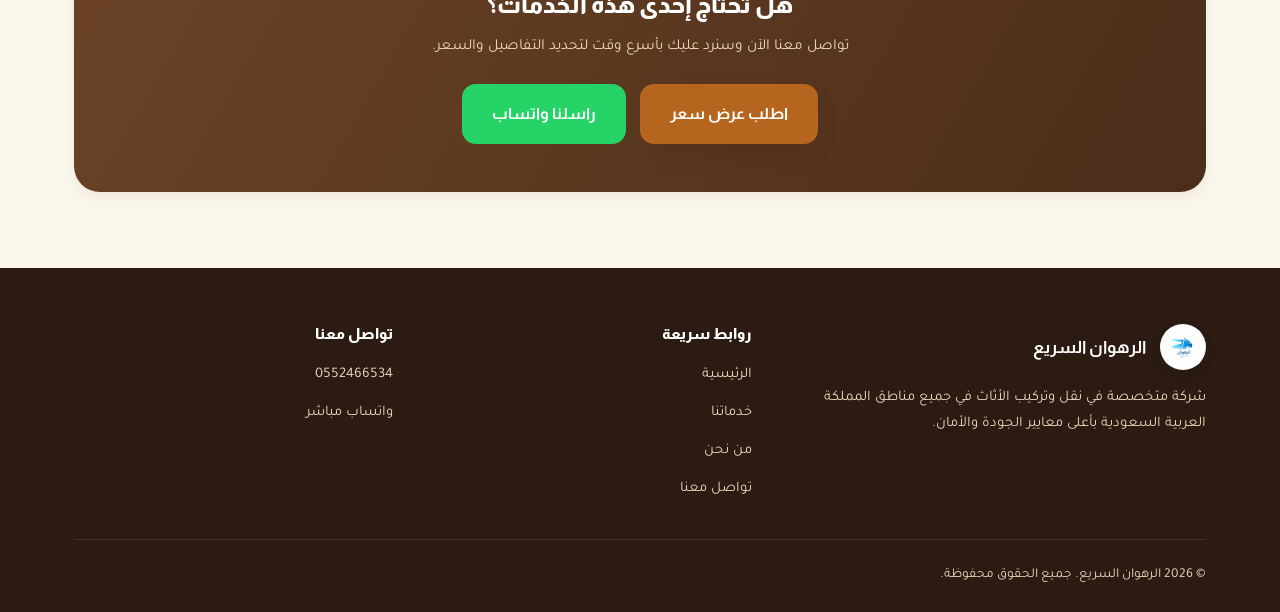
<file: services.html>
<!DOCTYPE html>
<html lang="ar" dir="rtl">
<head>
<meta charset="UTF-8">
<meta name="viewport" content="width=device-width, initial-scale=1.0">
<title>خدماتنا | الرهوان السريع لنقل الأثاث</title>
<meta name="description" content="خدمات الرهوان السريع: نقل الأثاث بين المدن، فك وتركيب، تغليف وحماية، نقل داخل المدينة، ونقل جميع الأغراض والتوصيل للمنازل في الدمام والخبر والظهران والمنطقة الشرقية.">
<link rel="canonical" href="https://abramehap.github.io/alruhwan-alsari3/services.html">
<meta property="og:title" content="خدماتنا | الرهوان السريع - نقل وتركيب الأثاث">
<meta property="og:description" content="خدمات الرهوان السريع: نقل الأثاث بين المدن، فك وتركيب، تغليف وحماية، نقل داخل المدينة، ونقل جميع الأغراض والتوصيل للمنازل في الدمام والخبر والظهران والمنطقة الشرقية.">
<meta property="og:image" content="https://abramehap.github.io/alruhwan-alsari3/logo.png">
<meta property="og:url" content="https://abramehap.github.io/alruhwan-alsari3/services.html">
<meta property="og:type" content="website">
<link rel="preconnect" href="https://fonts.googleapis.com">
<link rel="preconnect" href="https://fonts.gstatic.com" crossorigin>
<link href="https://fonts.googleapis.com/css2?family=Almarai:wght@400;700;800&family=Tajawal:wght@400;500;700&display=swap" rel="stylesheet">
<link rel="stylesheet" href="style.css">
<link rel="icon" href="logo.png">
<script type="application/ld+json">
{
  "@context": "https://schema.org",
  "@type": "MovingCompany",
  "name": "الرهوان السريع",
  "description": "شركة الرهوان السريع لنقل وتركيب الأثاث في جميع مناطق المملكة العربية السعودية. فك وتركيب، تغليف احترافي، نقل بين المدن، وخدمة سريعة وآمنة.",
  "url": "https://abramehap.github.io/alruhwan-alsari3/",
  "telephone": "+966552466534",
  "areaServed": [
    "منطقة الرياض",
    "منطقة مكة المكرمة",
    "المنطقة الشرقية",
    "منطقة المدينة المنورة",
    "منطقة القصيم",
    "منطقة عسير",
    "منطقة تبوك",
    "منطقة حائل",
    "منطقة الحدود الشمالية",
    "منطقة جازان",
    "منطقة نجران",
    "منطقة الباحة",
    "منطقة الجوف"
  ],
  "sameAs": [
    "https://wa.me/966552466534"
  ],
  "image": "https://abramehap.github.io/alruhwan-alsari3/logo.png",
  "priceRange": "$$"
}
</script>
</head>
<body>

<header class="site-header">
  <div class="header-inner">
    <a href="index.html" class="brand">
      <span class="brand-badge"><img src="logo.png" alt="شعار الرهوان السريع"></span>
      <span class="brand-text">
        <strong>الرهوان السريع</strong>
        <span>نقل وتركيب الأثاث</span>
      </span>
    </a>
    <nav class="main-nav" aria-label="التنقل الرئيسي">
      <a href="index.html">الرئيسية</a>
      <a href="services.html" aria-current="page">خدماتنا</a>
      <a href="about.html">من نحن</a>
      <a href="contact.html">تواصل معنا</a>
    </nav>
    <div class="nav-cta">
      <a class="btn btn-outline" href="contact.html">اطلب عرض سعر</a>
      <a class="btn btn-whatsapp" href="https://wa.me/966552466534" target="_blank" rel="noopener">واتساب</a>
    </div>
    <button class="nav-toggle" aria-label="فتح القائمة">&#9776;</button>
  </div>
</header>

<section class="page-hero">
  <div class="container">
    <span class="eyebrow">خدماتنا</span>
    <h1>حلول متكاملة لنقل وتركيب أثاثك</h1>
    <p>من التغليف إلى التركيب، فريقنا يتولى كل التفاصيل بعناية واحترافية في جميع مناطق المملكة.</p>
  </div>
</section>

<section class="section">
  <div class="container">
    <div class="grid grid-3">

      <div class="card">
        <span class="icon-badge">
          <svg viewBox="0 0 24 24" fill="none" stroke-width="2" stroke-linecap="round" stroke-linejoin="round"><path d="M3 7h11v10H3z"/><path d="M14 10h4l3 3v4h-7z"/><circle cx="7" cy="19" r="1.5"/><circle cx="18" cy="19" r="1.5"/></svg>
        </span>
        <h3>نقل الأثاث بين المدن</h3>
        <p>ننقل أثاثك بأمان بين مختلف مدن ومناطق المملكة، باستخدام شاحنات مجهزة وفريق متمرّس على رحلات النقل الطويلة.</p>
      </div>

      <div class="card">
        <span class="icon-badge">
          <svg viewBox="0 0 24 24" fill="none" stroke-width="2" stroke-linecap="round" stroke-linejoin="round"><path d="M14 4v6h6"/><path d="M20 4l-6 6"/><path d="M4 20v-6h6"/><path d="M4 20l6-6"/></svg>
        </span>
        <h3>تفكيك وتركيب الأثاث</h3>
        <p>فنيون مدربون على فك وتركيب جميع أنواع الأثاث والمطابخ وغرف النوم بدقة وسرعة دون أي أضرار.</p>
      </div>

      <div class="card">
        <span class="icon-badge">
          <svg viewBox="0 0 24 24" fill="none" stroke-width="2" stroke-linecap="round" stroke-linejoin="round"><rect x="3" y="7" width="18" height="13" rx="2"/><path d="M8 7V5a2 2 0 0 1 2-2h4a2 2 0 0 1 2 2v2"/></svg>
        </span>
        <h3>التغليف والحماية</h3>
        <p>نستخدم مواد تغليف احترافية لحماية الأثاث الحساس والزجاج والأجهزة من الخدوش والكسر أثناء النقل.</p>
      </div>

      <div class="card">
        <span class="icon-badge">
          <svg viewBox="0 0 24 24" fill="none" stroke-width="2" stroke-linecap="round" stroke-linejoin="round"><path d="M3 11l9-7 9 7"/><path d="M5 10v10h14V10"/><path d="M9 20v-6h6v6"/></svg>
        </span>
        <h3>خدمة داخل المدينة وبين المدن</h3>
        <p>سواء كنت تنتقل داخل نفس الحي أو إلى مدينة أخرى، نوفر خطة نقل مناسبة تلبي احتياجك وجدولك الزمني.</p>
      </div>

      <div class="card">
        <span class="icon-badge">
          <svg viewBox="0 0 24 24" fill="none" stroke-width="2" stroke-linecap="round" stroke-linejoin="round"><path d="M20 8h-3V4H3v13h2"/><circle cx="7.5" cy="19.5" r="1.5"/><circle cx="17.5" cy="19.5" r="1.5"/><path d="M9 19.5h6M17 8v6h4l-2-6h-2z"/></svg>
        </span>
        <h3>نقل جميع الأغراض والتوصيل للمنازل</h3>
        <p>ننقل ونوصّل جميع أنواع المنقولات والأغراض المنزلية والمكتبية مباشرة إلى باب منزلك الجديد.</p>
      </div>

      <div class="card">
        <span class="icon-badge">
          <svg viewBox="0 0 24 24" fill="none" stroke-width="2" stroke-linecap="round" stroke-linejoin="round"><rect x="4" y="4" width="16" height="16" rx="2"/><path d="M9 9h6v6H9z"/></svg>
        </span>
        <h3>نقل المكاتب والشركات</h3>
        <p>ننقل مستلزمات المكاتب والشركات بتنظيم دقيق يضمن استمرار عملك دون تعطيل.</p>
      </div>

    </div>
  </div>
</section>

<!-- خطوات العمل -->
<section class="section section-alt">
  <div class="container">
    <div class="section-head">
      <span class="eyebrow">كيف نعمل</span>
      <h2>من التواصل إلى التركيب في منزلك الجديد</h2>
    </div>
    <div class="grid grid-3">
      <div class="card">
        <span class="icon-badge">
          <svg viewBox="0 0 24 24" fill="none" stroke-width="2" stroke-linecap="round" stroke-linejoin="round"><path d="M21 15a2 2 0 0 1-2 2H7l-4 4V5a2 2 0 0 1 2-2h14a2 2 0 0 1 2 2z"/></svg>
        </span>
        <h3>تواصل معنا</h3>
        <p>أرسل طلبك عبر واتساب أو نموذج طلب عرض السعر، وأخبرنا بتفاصيل النقل.</p>
      </div>
      <div class="card">
        <span class="icon-badge">
          <svg viewBox="0 0 24 24" fill="none" stroke-width="2" stroke-linecap="round" stroke-linejoin="round"><path d="M9 11l3 3L22 4"/><path d="M21 12v7a2 2 0 0 1-2 2H5a2 2 0 0 1-2-2V5a2 2 0 0 1 2-2h11"/></svg>
        </span>
        <h3>تحديد الموعد والسعر</h3>
        <p>نرسل لك عرض سعر واضحاً ونحدد موعد النقل المناسب لك.</p>
      </div>
      <div class="card">
        <span class="icon-badge">
          <svg viewBox="0 0 24 24" fill="none" stroke-width="2" stroke-linecap="round" stroke-linejoin="round"><path d="M3 7h11v10H3z"/><path d="M14 10h4l3 3v4h-7z"/><circle cx="7" cy="19" r="1.5"/><circle cx="18" cy="19" r="1.5"/></svg>
        </span>
        <h3>التغليف والنقل والتركيب</h3>
        <p>فريقنا يغلّف وينقل ويركّب أثاثك في وجهته الجديدة بعناية كاملة.</p>
      </div>
    </div>
  </div>
</section>

<section class="section" style="padding-top:0;">
  <div class="container">
    <div class="card" style="text-align:center;padding:48px 32px;background:linear-gradient(120deg, var(--wood-700), var(--wood-800));border:none;">
      <h2 style="color:#fff;">هل تحتاج إحدى هذه الخدمات؟</h2>
      <p style="color:var(--sand-300);max-width:60ch;margin:0 auto 24px;">تواصل معنا الآن وسنرد عليك بأسرع وقت لتحديد التفاصيل والسعر.</p>
      <div style="display:flex;gap:14px;justify-content:center;flex-wrap:wrap;">
        <a class="btn btn-primary" href="contact.html">اطلب عرض سعر</a>
        <a class="btn btn-whatsapp" href="https://wa.me/966552466534" target="_blank" rel="noopener">راسلنا واتساب</a>
      </div>
    </div>
  </div>
</section>

<footer class="site-footer">
  <div class="container">
    <div class="footer-grid">
      <div>
        <div class="footer-brand">
          <span class="brand-badge"><img src="logo.png" alt="شعار الرهوان السريع"></span>
          <strong>الرهوان السريع</strong>
        </div>
        <p style="font-size:.92rem;">شركة متخصصة في نقل وتركيب الأثاث في جميع مناطق المملكة العربية السعودية بأعلى معايير الجودة والأمان.</p>
      </div>
      <div>
        <h4>روابط سريعة</h4>
        <ul class="footer-links">
          <li><a href="index.html">الرئيسية</a></li>
          <li><a href="services.html">خدماتنا</a></li>
          <li><a href="about.html">من نحن</a></li>
          <li><a href="contact.html">تواصل معنا</a></li>
        </ul>
      </div>
      <div>
        <h4>تواصل معنا</h4>
        <ul class="footer-links">
          <li><a href="tel:0552466534">0552466534</a></li>
          <li><a href="https://wa.me/966552466534" target="_blank" rel="noopener">واتساب مباشر</a></li>
        </ul>
      </div>
    </div>
    <div class="footer-bottom">
      <span>© 2026 الرهوان السريع. جميع الحقوق محفوظة.</span>
    </div>
  </div>
</footer>

<a class="wa-float" href="https://wa.me/966552466534" target="_blank" rel="noopener" aria-label="تواصل معنا عبر واتساب">
  <svg viewBox="0 0 32 32"><path d="M16.01 3C9.38 3 4 8.38 4 15.01c0 2.5.73 4.83 1.99 6.79L4 29l7.4-1.94a11.9 11.9 0 0 0 4.61.92h.01c6.63 0 12.01-5.38 12.01-12.01C28.02 8.38 22.64 3 16.01 3zm7.03 17.13c-.3.84-1.7 1.6-2.35 1.7-.6.09-1.36.13-2.2-.14-.5-.16-1.15-.37-1.98-.73-3.49-1.5-5.77-5.02-5.94-5.25-.17-.23-1.42-1.89-1.42-3.6s.9-2.56 1.22-2.91c.32-.35.7-.44.93-.44.23 0 .47 0 .67.01.21.01.5-.08.79.6.3.7 1.01 2.42 1.1 2.6.09.18.15.39.03.63-.12.23-.18.38-.36.58-.18.2-.38.45-.54.61-.18.18-.37.37-.16.72.21.35.94 1.55 2.02 2.51 1.39 1.24 2.56 1.62 2.91 1.8.35.18.56.15.76-.09.21-.24.88-1.02 1.11-1.37.23-.35.47-.29.79-.18.32.12 2.03.96 2.38 1.13.35.18.58.26.67.41.09.15.09.86-.21 1.7z"/></svg>
</a>

<script src="main.js"></script>
</body>
</html>
</file>
<file: style.css>
/* =========================================================
   الرهوان السريع — نقل وتركيب الأثاث
   نظام التصميم: ألوان ترابية دافئة (بني/بيج) — RTL عربي
   ========================================================= */

:root{
  --sand-100: #FBF6EC;
  --sand-200: #F3E7D4;
  --sand-300: #E9D7B8;
  --line: #D8C3A0;
  --coffee-900: #2B1B12;
  --coffee-800: #3A2517;
  --wood-700: #6B4226;
  --wood-800: #4A2E1A;
  --clay-600: #B5651D;
  --clay-700: #954F16;
  --whatsapp: #25D366;
  --whatsapp-dark: #1DA851;

  --font-display: 'Almarai', 'Tahoma', sans-serif;
  --font-body: 'Tajawal', 'Tahoma', sans-serif;

  --radius-sm: 8px;
  --radius-md: 14px;
  --radius-lg: 26px;
  --shadow-soft: 0 10px 30px -12px rgba(43,27,18,0.25);
  --shadow-card: 0 4px 16px -6px rgba(43,27,18,0.15);
}

*, *::before, *::after{ box-sizing: border-box; }

html{ scroll-behavior: smooth; }

body{
  margin:0;
  direction: rtl;
  font-family: var(--font-body);
  background: var(--sand-100);
  color: var(--coffee-900);
  line-height: 1.75;
  -webkit-font-smoothing: antialiased;
}

img{ max-width:100%; display:block; }

a{ color: inherit; text-decoration: none; }

h1,h2,h3,h4{
  font-family: var(--font-display);
  font-weight: 800;
  margin: 0 0 .5em;
  color: var(--wood-800);
  line-height: 1.35;
}

p{ margin: 0 0 1em; }

.container{
  width: 100%;
  max-width: 1180px;
  margin: 0 auto;
  padding: 0 24px;
}

.eyebrow{
  display:inline-flex;
  align-items:center;
  gap:8px;
  font-family: var(--font-display);
  font-weight:700;
  font-size:.85rem;
  letter-spacing:.5px;
  color: var(--clay-700);
  background: var(--sand-200);
  border: 1px solid var(--line);
  padding: 6px 16px;
  border-radius: 999px;
  margin-bottom: 18px;
}

/* ---------- Buttons ---------- */
.btn{
  display:inline-flex;
  align-items:center;
  justify-content:center;
  gap:10px;
  font-family: var(--font-display);
  font-weight:700;
  font-size: 1rem;
  padding: 14px 28px;
  border-radius: var(--radius-md);
  border: 2px solid transparent;
  cursor:pointer;
  transition: transform .18s ease, box-shadow .18s ease, background .18s ease;
}
.btn:hover{ transform: translateY(-2px); }
.btn:focus-visible{ outline: 3px solid var(--clay-600); outline-offset: 3px; }

.btn-primary{
  background: var(--clay-600);
  color: #fff;
  box-shadow: var(--shadow-soft);
}
.btn-primary:hover{ background: var(--clay-700); }

.btn-outline{
  background: transparent;
  border-color: var(--wood-700);
  color: var(--wood-800);
}
.btn-outline:hover{ background: var(--wood-700); color:#fff; }

.btn-whatsapp{
  background: var(--whatsapp);
  color:#fff;
}
.btn-whatsapp:hover{ background: var(--whatsapp-dark); }

/* ---------- Header ---------- */
.site-header{
  position: sticky;
  top:0;
  z-index: 50;
  background: var(--wood-800);
  border-bottom: 4px solid var(--clay-600);
}
.header-inner{
  display:flex;
  align-items:center;
  justify-content:space-between;
  padding: 12px 24px;
  gap: 20px;
}
.brand{
  display:flex;
  align-items:center;
  gap:14px;
}
.brand-badge{
  width:52px; height:52px;
  background:#fff;
  border-radius: 50%;
  display:flex;
  align-items:center;
  justify-content:center;
  overflow:hidden;
  box-shadow: var(--shadow-card);
  flex-shrink:0;
}
.brand-badge img{ width:78%; height:78%; object-fit:contain; }
.brand-text{ color:#fff; }
.brand-text strong{
  display:block;
  font-family: var(--font-display);
  font-size:1.15rem;
  font-weight:800;
}
.brand-text span{
  display:block;
  font-size:.78rem;
  color: var(--sand-300);
  opacity:.85;
}

.main-nav{
  display:flex;
  align-items:center;
  gap: 6px;
}
.main-nav a{
  color: var(--sand-200);
  font-weight:600;
  font-size:.98rem;
  padding: 10px 16px;
  border-radius: var(--radius-sm);
  transition: background .18s, color .18s;
}
.main-nav a:hover, .main-nav a[aria-current="page"]{
  background: rgba(255,255,255,.1);
  color:#fff;
}

.nav-cta{
  display:flex;
  align-items:center;
  gap:10px;
}
.nav-cta .btn{ padding: 10px 18px; font-size:.92rem; color:#fff }

.nav-toggle{
  display:none;
  background:none;
  border:none;
  color:#fff;
  font-size:1.6rem;
  cursor:pointer;
  padding:4px 8px;
}

/* ---------- Hero ---------- */
.hero{
  position:relative;
  overflow:hidden;
  background:
    radial-gradient(circle at 85% 20%, rgba(181,101,29,.18), transparent 55%),
    linear-gradient(180deg, var(--sand-200) 0%, var(--sand-100) 60%);
  padding: 80px 0 60px;
}
.hero-grid{
  display:grid;
  grid-template-columns: 1.1fr .9fr;
  gap: 48px;
  align-items:center;
}
.hero h1{
  font-size: clamp(2.1rem, 4vw, 3.1rem);
}
.hero-lead{
  font-size: 1.15rem;
  color: var(--coffee-800);
  max-width: 46ch;
}
.hero-actions{
  display:flex;
  flex-wrap:wrap;
  gap:14px;
  margin-top: 28px;
}
.hero-stats{
  display:flex;
  gap: 28px;
  margin-top: 40px;
  flex-wrap:wrap;
}
.stat strong{
  display:block;
  font-family: var(--font-display);
  font-size:1.8rem;
  color: var(--clay-600);
}
.stat span{
  font-size:.85rem;
  color: var(--coffee-800);
}

.hero-art{
  position:relative;
  aspect-ratio: 1/1;
  display:flex;
  align-items:center;
  justify-content:center;
}
.hero-art svg{ width:100%; height:100%; }

/* ---------- Route / signature element ---------- */
.route-section{
  padding: 50px 0 70px;
  background: var(--wood-800);
  color: var(--sand-200);
  position:relative;
}
.route-head{ text-align:center; margin-bottom: 46px; }
.route-head h2{ color:#fff; }
.route-head p{ color: var(--sand-300); max-width:60ch; margin:0 auto; }

.route-line{
  position:relative;
  padding: 20px 0;
}
.route-line::before{
  content:"";
  position:absolute;
  top:50%; right:0; left:0;
  height:3px;
  background: repeating-linear-gradient(90deg, var(--clay-600) 0 14px, transparent 14px 26px);
  transform: translateY(-50%);
}
.route-stops{
  position:relative;
  display:flex;
  flex-wrap:wrap;
  justify-content:space-between;
  gap: 22px 10px;
}
.stop{
  display:flex;
  flex-direction:column;
  align-items:center;
  text-align:center;
  width: calc(100%/6 - 10px);
  min-width: 120px;
}
.stop-dot{
  width:16px; height:16px;
  border-radius:50%;
  background: var(--clay-600);
  border: 3px solid var(--sand-200);
  margin-bottom:10px;
  box-shadow: 0 0 0 3px var(--wood-800);
}
.stop span{
  font-size:.85rem;
  font-weight:600;
  color: var(--sand-100);
}

/* ---------- Sections ---------- */
.section{ padding: 76px 0; }
.section-head{
  text-align:center;
  max-width: 680px;
  margin: 0 auto 48px;
}
.section-head p{ color: var(--coffee-800); }
.section-alt{ background: var(--sand-200); }

/* ---------- Cards / grid ---------- */
.grid{
  display:grid;
  gap: 24px;
}
.grid-3{ grid-template-columns: repeat(3, 1fr); }
.grid-2{ grid-template-columns: repeat(2, 1fr); }

.card{
  background: var(--sand-100);
  border: 1px solid var(--line);
  border-radius: var(--radius-lg);
  padding: 32px 28px;
  box-shadow: var(--shadow-card);
  transition: transform .2s ease, box-shadow .2s ease;
}
.card:hover{ transform: translateY(-4px); box-shadow: var(--shadow-soft); }

.icon-badge{
  width:56px; height:56px;
  border-radius: 16px;
  background: var(--sand-200);
  border: 1px solid var(--line);
  display:flex;
  align-items:center;
  justify-content:center;
  margin-bottom: 18px;
}
.icon-badge svg{ width:28px; height:28px; stroke: var(--clay-600); }

.card h3{ font-size:1.15rem; margin-bottom:.4em; }
.card p{ color: var(--coffee-800); font-size:.96rem; margin-bottom:0; }

/* ---------- Coverage tags ---------- */
.tag-cloud{
  display:flex;
  flex-wrap:wrap;
  gap:12px;
  justify-content:center;
}
.tag{
  display:inline-flex;
  align-items:center;
  gap:8px;
  background: var(--sand-100);
  border:1px solid var(--line);
  padding: 10px 20px;
  border-radius: 999px;
  font-weight:600;
  font-size:.92rem;
  color: var(--wood-800);
}
.tag::before{
  content:"";
  width:8px; height:8px;
  border-radius:50%;
  background: var(--clay-600);
}

/* ---------- About page specific ---------- */
.about-hero{
  padding: 60px 0 20px;
  background: var(--sand-200);
}
.about-body{
  display:grid;
  grid-template-columns: 1.15fr .85fr;
  gap: 48px;
  align-items:start;
}
.value-list{
  list-style:none;
  margin:0; padding:0;
  display:grid;
  gap:16px;
}
.value-list li{
  display:flex;
  gap:14px;
  align-items:flex-start;
  background: var(--sand-100);
  border:1px solid var(--line);
  border-radius: var(--radius-md);
  padding: 16px 18px;
}
.value-list svg{ flex-shrink:0; width:22px; height:22px; stroke: var(--clay-600); margin-top:2px; }
.value-list strong{ display:block; margin-bottom:2px; color: var(--wood-800); }
.value-list span{ color: var(--coffee-800); font-size:.92rem; }

/* ---------- Contact ---------- */
.contact-wrap{
  display:grid;
  grid-template-columns: .95fr 1.05fr;
  gap: 40px;
  align-items:start;
}
.contact-card{
  background: var(--wood-800);
  color: var(--sand-200);
  border-radius: var(--radius-lg);
  padding: 36px 30px;
}
.contact-card h3{ color:#fff; }
.contact-method{
  display:flex;
  align-items:center;
  gap:14px;
  padding: 14px 0;
  border-bottom: 1px solid rgba(255,255,255,.12);
}
.contact-method:last-child{ border-bottom:none; }
.contact-method .icon-badge{
  background: rgba(255,255,255,.08);
  border-color: rgba(255,255,255,.16);
  width:46px; height:46px; border-radius:12px;
  margin:0;
}
.contact-method .icon-badge svg{ width:22px; height:22px; stroke:#fff; }
.contact-method strong{ display:block; font-size:.85rem; color: var(--sand-300); font-weight:500; }
.contact-method a, .contact-method span.value{ font-weight:700; color:#fff; }

.form-card{
  background: var(--sand-100);
  border:1px solid var(--line);
  border-radius: var(--radius-lg);
  padding: 36px 32px;
  box-shadow: var(--shadow-card);
}
.form-row{ margin-bottom: 20px; }
.form-row label{
  display:block;
  font-weight:700;
  font-size:.92rem;
  margin-bottom:8px;
  color: var(--wood-800);
}
.form-row input, .form-row select, .form-row textarea{
  width:100%;
  font-family: var(--font-body);
  font-size:1rem;
  padding: 13px 16px;
  border-radius: var(--radius-sm);
  border: 1.5px solid var(--line);
  background:#fff;
  color: var(--coffee-900);
}
.form-row input:focus, .form-row select:focus, .form-row textarea:focus{
  outline:none;
  border-color: var(--clay-600);
  box-shadow: 0 0 0 3px rgba(181,101,29,.15);
}
.form-hint{
  font-size:.85rem;
  color: var(--coffee-800);
  margin-top: 14px;
}
.form-note{
  display:flex;
  align-items:center;
  gap:8px;
  font-size:.85rem;
  background: var(--sand-200);
  border:1px solid var(--line);
  padding:10px 14px;
  border-radius: var(--radius-sm);
  margin-bottom: 20px;
}

/* ---------- Floating WhatsApp button ---------- */
.wa-float{
  position: fixed;
  left: 22px;
  bottom: 22px;
  z-index: 60;
  width: 60px; height:60px;
  border-radius: 50%;
  background: var(--whatsapp);
  display:flex;
  align-items:center;
  justify-content:center;
  box-shadow: 0 8px 24px -6px rgba(0,0,0,.4);
  transition: transform .2s ease;
}
.wa-float:hover{ transform: scale(1.08); }
.wa-float svg{ width:30px; height:30px; fill:#fff; }

/* ---------- Footer ---------- */
.site-footer{
  background: var(--coffee-900);
  color: var(--sand-300);
  padding: 56px 0 24px;
}
.footer-grid{
  display:grid;
  grid-template-columns: 1.3fr 1fr 1fr;
  gap: 40px;
  padding-bottom: 36px;
  border-bottom: 1px solid rgba(255,255,255,.1);
}
.footer-brand{ display:flex; gap:14px; align-items:center; margin-bottom:16px; }
.footer-brand .brand-badge{ width:46px; height:46px; }
.footer-brand strong{ color:#fff; font-family:var(--font-display); font-size:1.05rem; }
.site-footer h4{
  color:#fff;
  font-size:.95rem;
  margin-bottom:16px;
}
.footer-links{ list-style:none; margin:0; padding:0; display:grid; gap:10px; }
.footer-links a{ color: var(--sand-300); font-size:.92rem; }
.footer-links a:hover{ color:#fff; }
.footer-tags{ display:flex; flex-wrap:wrap; gap:8px; }
.footer-tags span{
  font-size:.78rem;
  background: rgba(255,255,255,.06);
  padding: 5px 12px;
  border-radius: 999px;
}
.footer-bottom{
  display:flex;
  justify-content:space-between;
  align-items:center;
  flex-wrap:wrap;
  gap:12px;
  padding-top: 24px;
  font-size:.85rem;
}
.footer-social{ display:flex; gap:12px; }
.footer-social a{
  width:38px; height:38px;
  border-radius:50%;
  background: rgba(255,255,255,.08);
  display:flex; align-items:center; justify-content:center;
}
.footer-social svg{ width:18px; height:18px; stroke:#fff; }

/* ---------- Page hero (inner pages) ---------- */
.page-hero{
  padding: 56px 0;
  background: var(--sand-200);
  text-align:center;
}
.page-hero h1{ margin-bottom:.3em; }
.page-hero p{ color: var(--coffee-800); max-width:60ch; margin:0 auto; }

/* ---------- Responsive ---------- */
@media (max-width: 960px){
  .hero-grid{ grid-template-columns: 1fr; }
  .hero-art{ order:-1; max-width:280px; margin:0 auto; }
  .grid-3{ grid-template-columns: repeat(2,1fr); }
  .about-body{ grid-template-columns:1fr; }
  .contact-wrap{ grid-template-columns:1fr; }
  .footer-grid{ grid-template-columns:1fr 1fr; }
  .stop{ width: calc(33.333% - 10px); }
}

@media (max-width: 720px){
  .main-nav, .nav-cta .btn-outline{ display:none; }
  .nav-toggle{ display:block; }
  .header-inner.open .main-nav{
    display:flex;
    position:absolute;
    top:100%; right:0; left:0;
    background: var(--wood-800);
    flex-direction:column;
    padding: 12px 20px 20px;
  }
  .grid-3, .grid-2{ grid-template-columns: 1fr; }
  .stop{ width: calc(50% - 10px); }
  .footer-grid{ grid-template-columns:1fr; }
}

@media (prefers-reduced-motion: reduce){
  *{ animation:none !important; transition:none !important; }
  html{ scroll-behavior:auto; }
}
</file>
